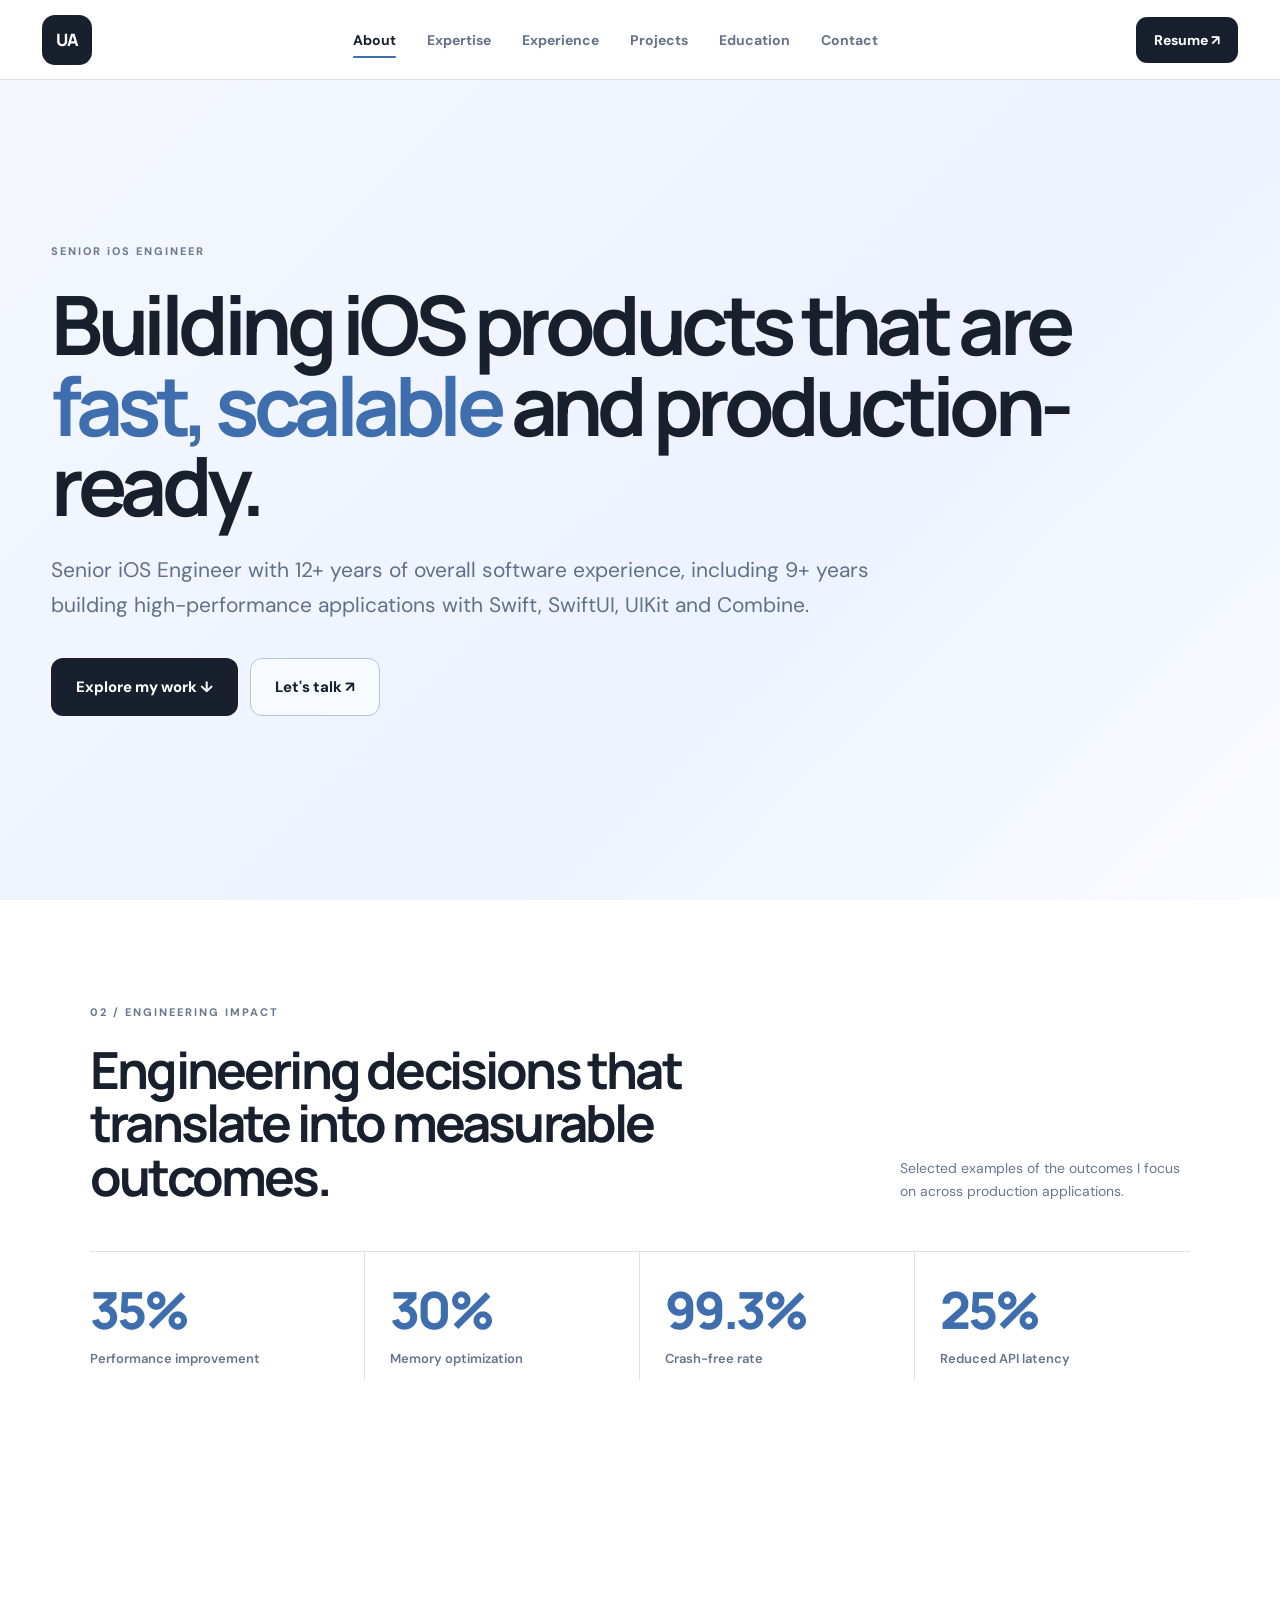
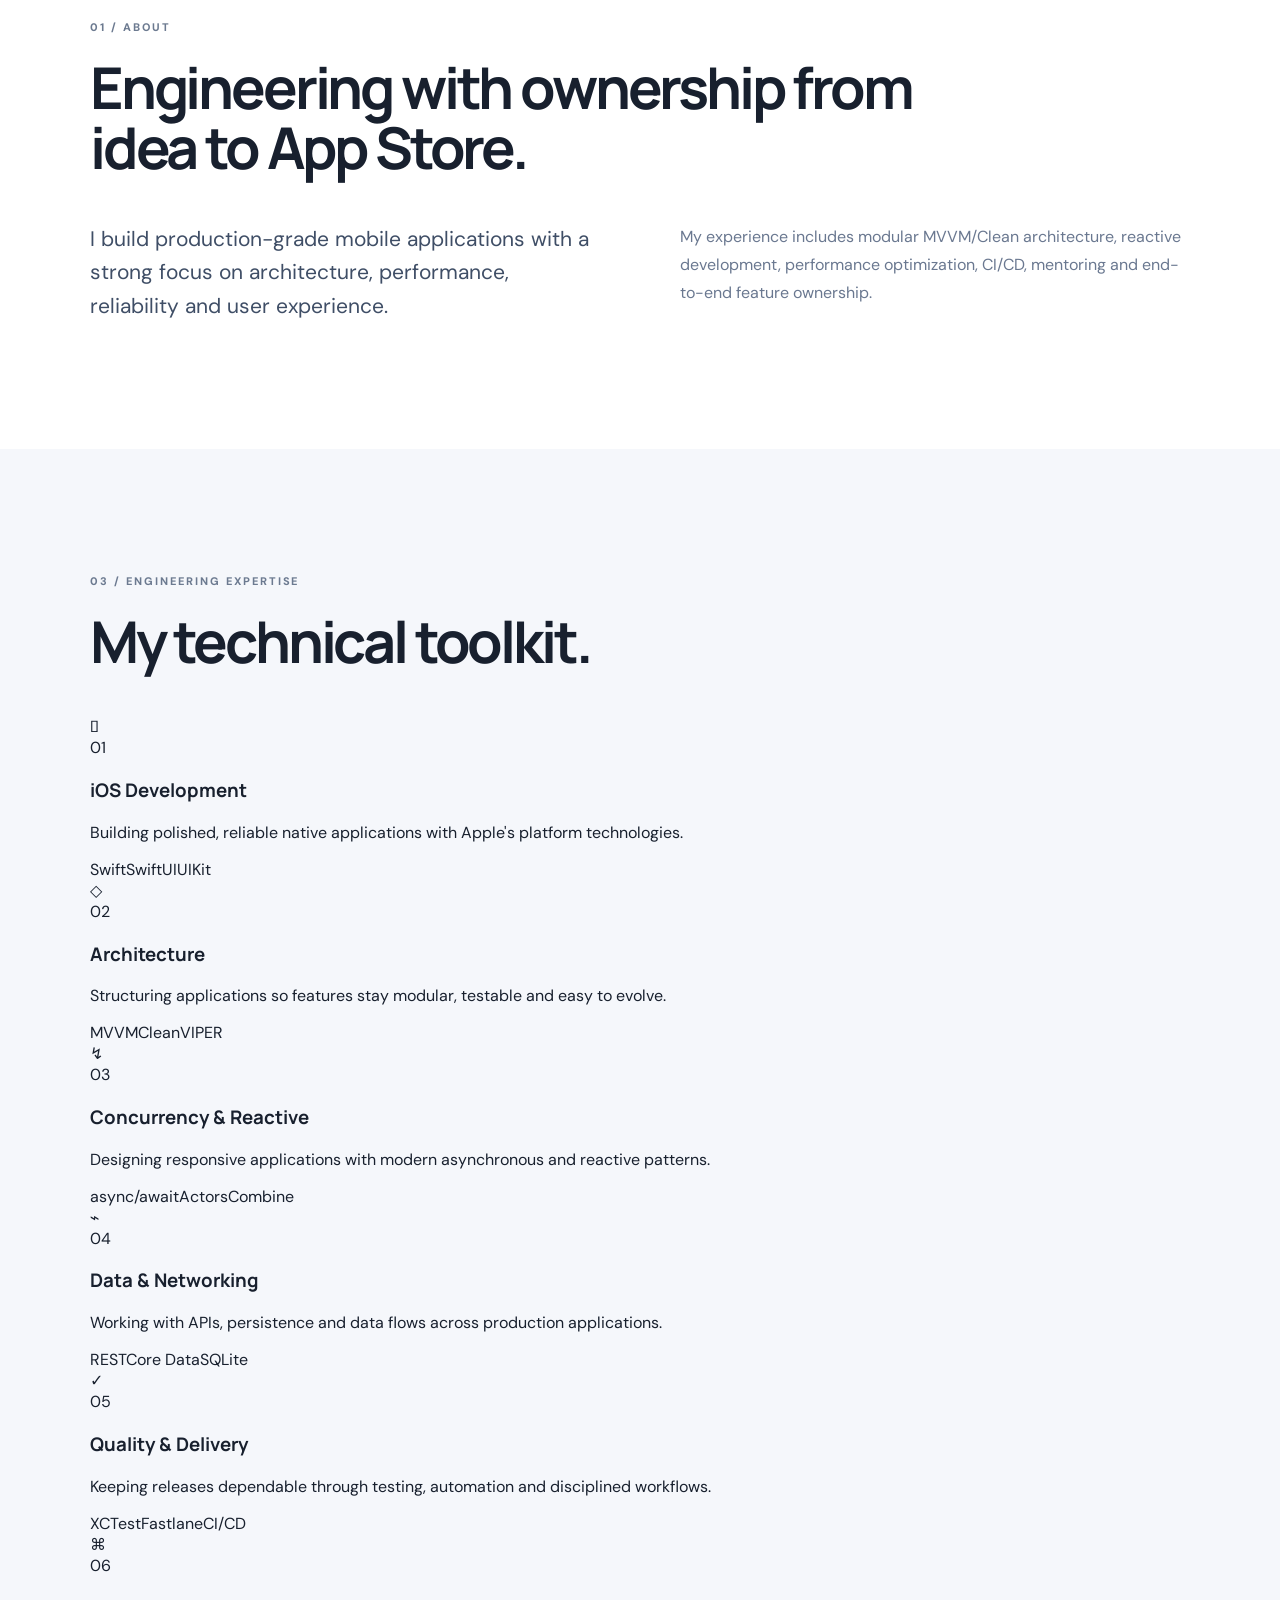
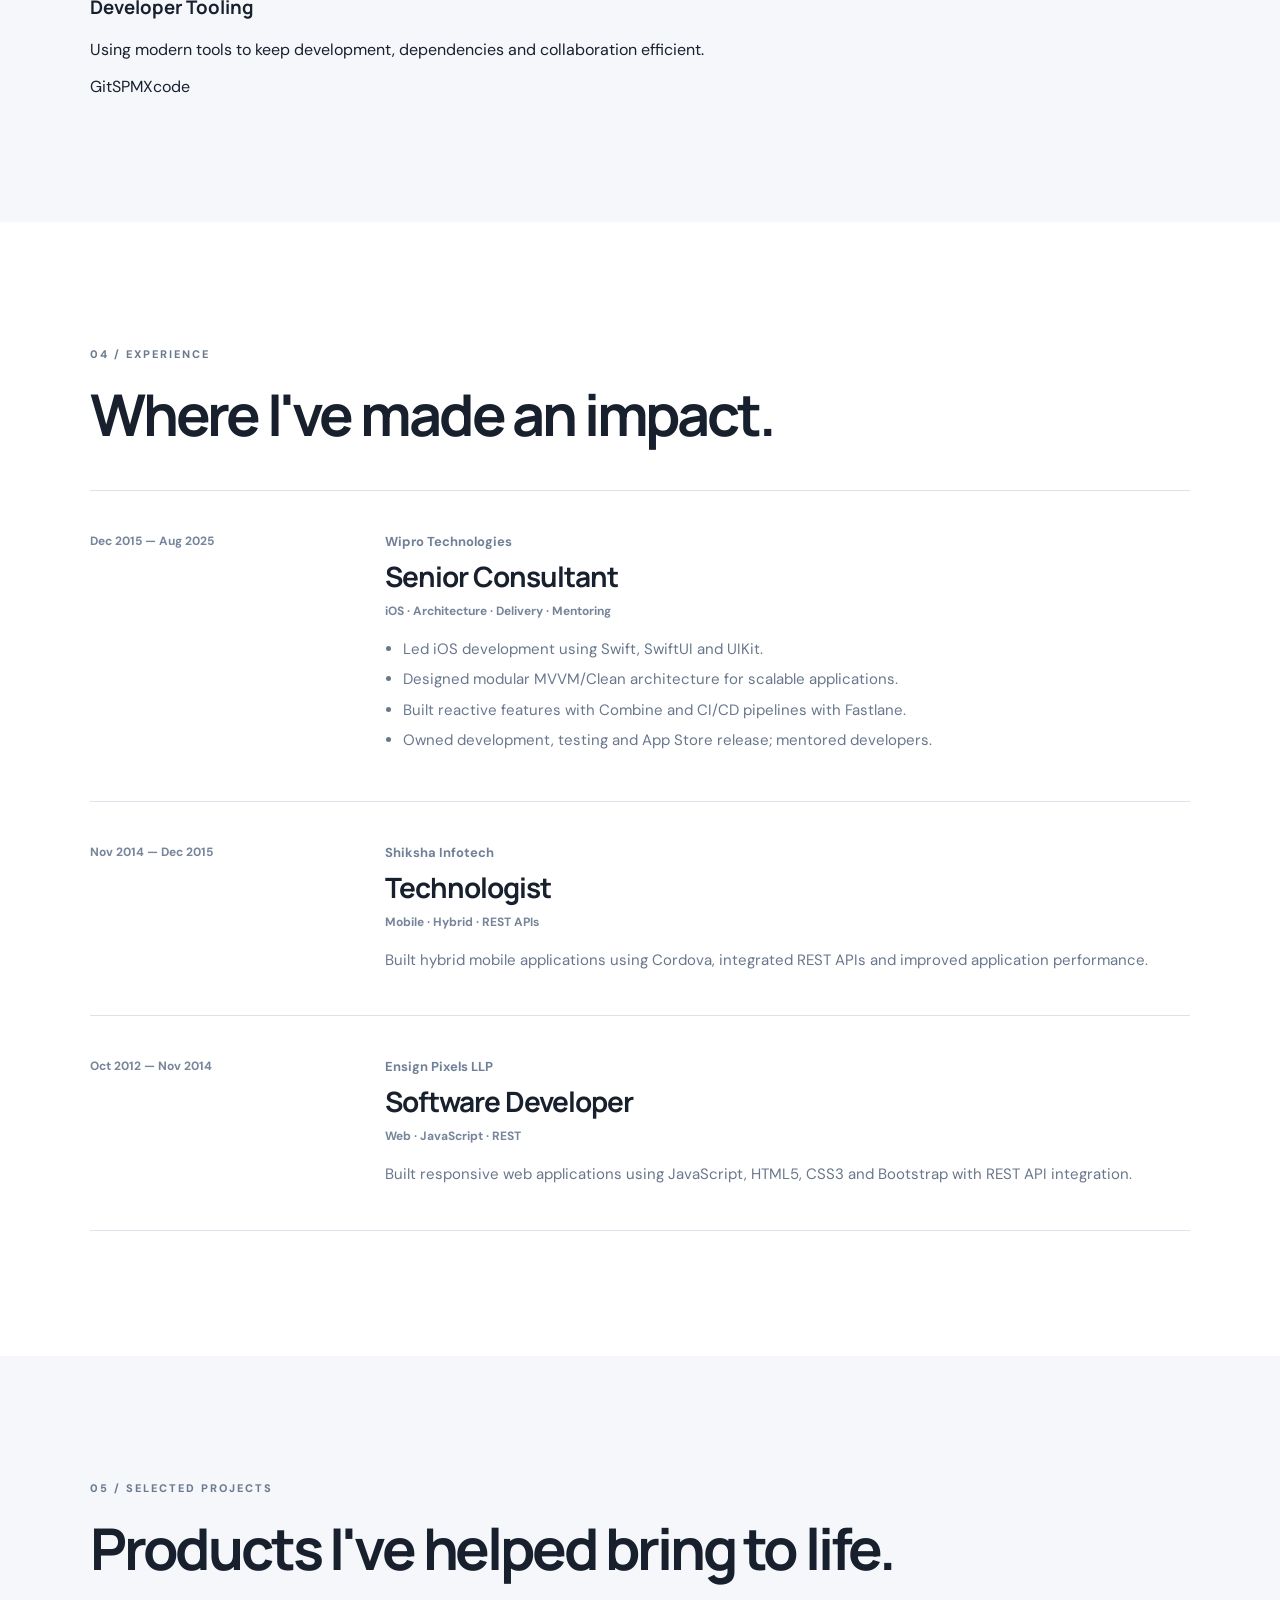
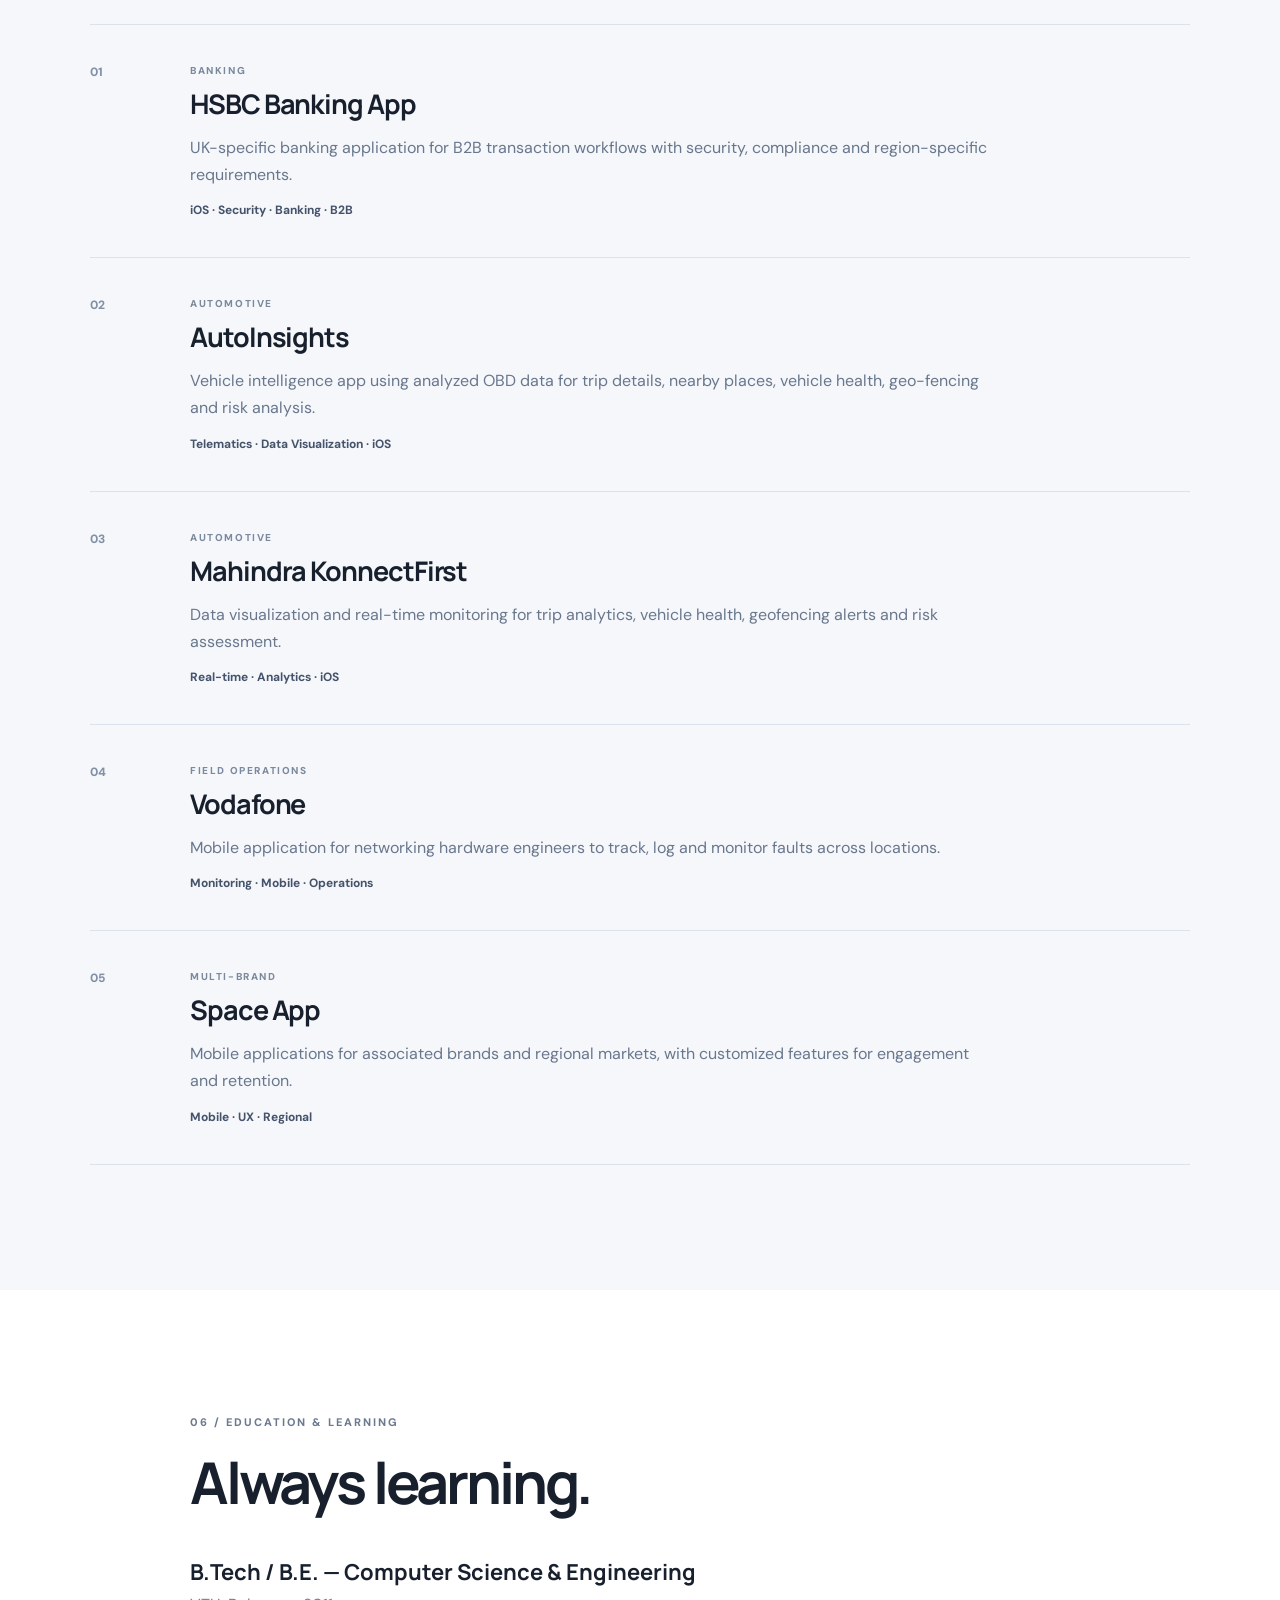
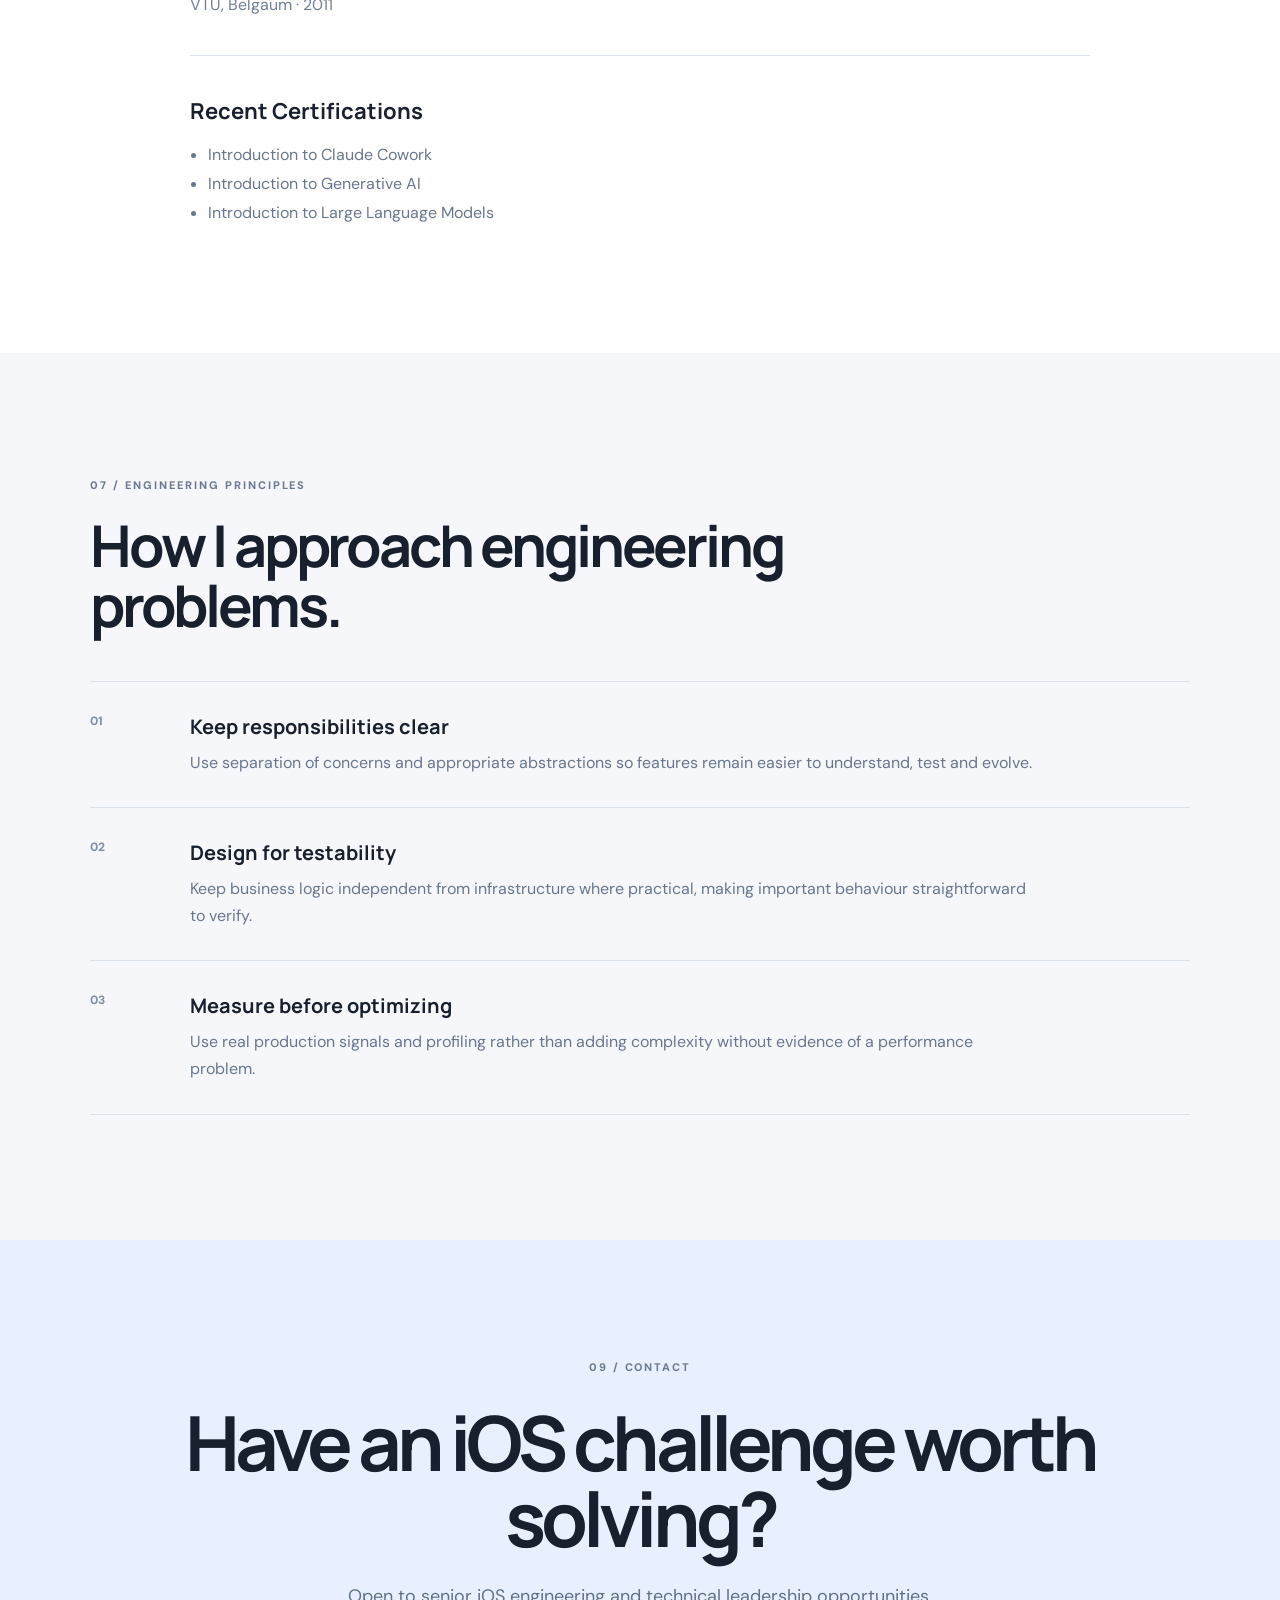
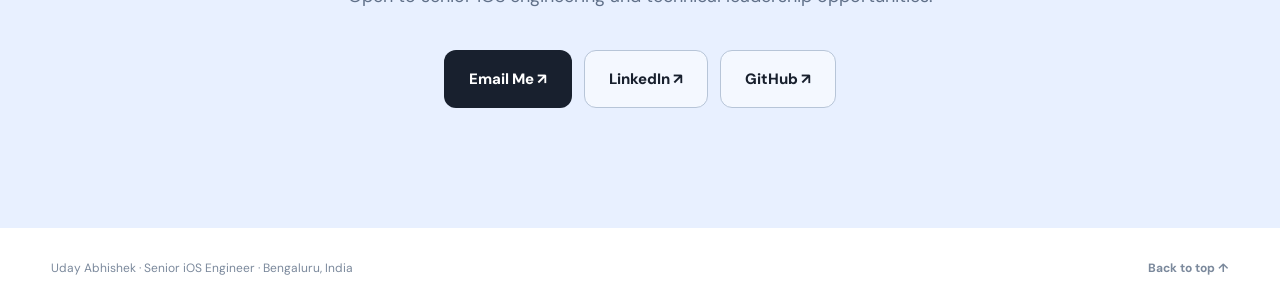
<file: index.html>
<!doctype html>
<html lang="en">
<head>
  <meta charset="utf-8">
  <meta name="viewport" content="width=device-width, initial-scale=1">
  <meta name="description" content="Uday Abhishek — Senior iOS Engineer">
  <title>Uday Abhishek | Senior iOS Engineer</title>
  <link rel="stylesheet" href="style.css">
</head>
<body id="top">

<header class="site-nav sticky-nav">
  <a class="logo" href="#top">UA</a>
  <nav aria-label="Main navigation">
    <a href="#about">About</a>
    <a href="#expertise">Expertise</a>
    <a href="#experience">Experience</a>
    <a href="#projects">Projects</a>
    <a href="#education">Education</a>
    <a href="#contact">Contact</a>
  </nav>
  <a class="resume-button" href="uday_resume.pdf" target="_blank" rel="noopener">Resume ↗</a>
</header>

<main>

<!-- FIRST SCREEN — intentionally different/minimal -->
<section class="hero">
  <div class="hero-wrap">
    <div class="hero-copy">
      <div class="hero-kicker">SENIOR iOS ENGINEER</div>
      <h1>Building iOS products that are <span>fast, scalable</span> and production-ready.</h1>
      <p>Senior iOS Engineer with 12+ years of overall software experience, including 9+ years building high-performance applications with Swift, SwiftUI, UIKit and Combine.</p>
      <div class="hero-buttons">
        <a class="button primary" href="#projects">Explore my work ↓</a>
        <a class="button secondary" href="#contact">Let's talk ↗</a>
      </div>
    </div>
  </div>
</section>

<!-- ENGINEERING IMPACT — intentionally different -->
<section class="impact">
  <div class="container">
    <div class="section-kicker">02 / ENGINEERING IMPACT</div>
    <div class="impact-head">
      <h2>Engineering decisions that translate into measurable outcomes.</h2>
      <p>Selected examples of the outcomes I focus on across production applications.</p>
    </div>
    <div class="impact-grid">
      <div class="impact-stat"><strong>35%</strong><span>Performance improvement</span></div>
      <div class="impact-stat"><strong>30%</strong><span>Memory optimization</span></div>
      <div class="impact-stat"><strong>99.3%</strong><span>Crash-free rate</span></div>
      <div class="impact-stat"><strong>25%</strong><span>Reduced API latency</span></div>
    </div>
  </div>
</section>

<!-- Everything below follows the existing portfolio's editorial/list design -->
<section class="section" id="about">
  <div class="container">
    <div class="section-kicker">01 / ABOUT</div>
    <h2>Engineering with ownership from idea to App Store.</h2>
    <div class="two-column">
      <p class="large-copy">I build production-grade mobile applications with a strong focus on architecture, performance, reliability and user experience.</p>
      <p>My experience includes modular MVVM/Clean architecture, reactive development, performance optimization, CI/CD, mentoring and end-to-end feature ownership.</p>
    </div>
  </div>
</section>

<section class="section soft" id="expertise">
  <div class="container">
    <div class="section-kicker">03 / ENGINEERING EXPERTISE</div>
    <h2>My technical toolkit.</h2>

    <div class="toolkit-grid">
      <article class="toolkit-card">
        <div class="toolkit-top">
          <div class="toolkit-icon ios-icon"><span></span></div>
          <span class="toolkit-number">01</span>
        </div>
        <div>
          <h3>iOS Development</h3>
          <p>Building polished, reliable native applications with Apple's platform technologies.</p>
        </div>
        <div class="toolkit-tags">
          <span>Swift</span><span>SwiftUI</span><span>UIKit</span>
        </div>
      </article>

      <article class="toolkit-card">
        <div class="toolkit-top">
          <div class="toolkit-icon architecture-icon"><span>◇</span></div>
          <span class="toolkit-number">02</span>
        </div>
        <div>
          <h3>Architecture</h3>
          <p>Structuring applications so features stay modular, testable and easy to evolve.</p>
        </div>
        <div class="toolkit-tags">
          <span>MVVM</span><span>Clean</span><span>VIPER</span>
        </div>
      </article>

      <article class="toolkit-card">
        <div class="toolkit-top">
          <div class="toolkit-icon concurrency-icon"><span>↯</span></div>
          <span class="toolkit-number">03</span>
        </div>
        <div>
          <h3>Concurrency & Reactive</h3>
          <p>Designing responsive applications with modern asynchronous and reactive patterns.</p>
        </div>
        <div class="toolkit-tags">
          <span>async/await</span><span>Actors</span><span>Combine</span>
        </div>
      </article>

      <article class="toolkit-card">
        <div class="toolkit-top">
          <div class="toolkit-icon data-icon"><span>⌁</span></div>
          <span class="toolkit-number">04</span>
        </div>
        <div>
          <h3>Data & Networking</h3>
          <p>Working with APIs, persistence and data flows across production applications.</p>
        </div>
        <div class="toolkit-tags">
          <span>REST</span><span>Core Data</span><span>SQLite</span>
        </div>
      </article>

      <article class="toolkit-card">
        <div class="toolkit-top">
          <div class="toolkit-icon quality-icon"><span>✓</span></div>
          <span class="toolkit-number">05</span>
        </div>
        <div>
          <h3>Quality & Delivery</h3>
          <p>Keeping releases dependable through testing, automation and disciplined workflows.</p>
        </div>
        <div class="toolkit-tags">
          <span>XCTest</span><span>Fastlane</span><span>CI/CD</span>
        </div>
      </article>

      <article class="toolkit-card">
        <div class="toolkit-top">
          <div class="toolkit-icon tooling-icon"><span>⌘</span></div>
          <span class="toolkit-number">06</span>
        </div>
        <div>
          <h3>Developer Tooling</h3>
          <p>Using modern tools to keep development, dependencies and collaboration efficient.</p>
        </div>
        <div class="toolkit-tags">
          <span>Git</span><span>SPM</span><span>Xcode</span>
        </div>
      </article>
    </div>
  </div>
</section>

<section class="section" id="experience">
  <div class="container">
    <div class="section-kicker">04 / EXPERIENCE</div>
    <h2>Where I've made an impact.</h2>

    <div class="experience-list">
      <article class="experience-row">
        <div class="date">Dec 2015 — Aug 2025</div>
        <div>
          <div class="company">Wipro Technologies</div>
          <h3>Senior Consultant</h3>
          <div class="role-tags">iOS · Architecture · Delivery · Mentoring</div>
          <ul>
            <li>Led iOS development using Swift, SwiftUI and UIKit.</li>
            <li>Designed modular MVVM/Clean architecture for scalable applications.</li>
            <li>Built reactive features with Combine and CI/CD pipelines with Fastlane.</li>
            <li>Owned development, testing and App Store release; mentored developers.</li>
          </ul>
        </div>
      </article>

      <article class="experience-row">
        <div class="date">Nov 2014 — Dec 2015</div>
        <div>
          <div class="company">Shiksha Infotech</div>
          <h3>Technologist</h3>
          <div class="role-tags">Mobile · Hybrid · REST APIs</div>
          <p>Built hybrid mobile applications using Cordova, integrated REST APIs and improved application performance.</p>
        </div>
      </article>

      <article class="experience-row">
        <div class="date">Oct 2012 — Nov 2014</div>
        <div>
          <div class="company">Ensign Pixels LLP</div>
          <h3>Software Developer</h3>
          <div class="role-tags">Web · JavaScript · REST</div>
          <p>Built responsive web applications using JavaScript, HTML5, CSS3 and Bootstrap with REST API integration.</p>
        </div>
      </article>
    </div>
  </div>
</section>

<section class="section soft" id="projects">
  <div class="container">
    <div class="section-kicker">05 / SELECTED PROJECTS</div>
    <h2>Products I've helped bring to life.</h2>

    <div class="project-list">
      <article class="project">
        <div class="project-number">01</div>
        <div>
          <div class="project-category">BANKING</div>
          <h3>HSBC Banking App</h3>
          <p>UK-specific banking application for B2B transaction workflows with security, compliance and region-specific requirements.</p>
          <div class="project-tags">iOS · Security · Banking · B2B</div>
        </div>
      </article>

      <article class="project">
        <div class="project-number">02</div>
        <div>
          <div class="project-category">AUTOMOTIVE</div>
          <h3>AutoInsights</h3>
          <p>Vehicle intelligence app using analyzed OBD data for trip details, nearby places, vehicle health, geo-fencing and risk analysis.</p>
          <div class="project-tags">Telematics · Data Visualization · iOS</div>
        </div>
      </article>

      <article class="project">
        <div class="project-number">03</div>
        <div>
          <div class="project-category">AUTOMOTIVE</div>
          <h3>Mahindra KonnectFirst</h3>
          <p>Data visualization and real-time monitoring for trip analytics, vehicle health, geofencing alerts and risk assessment.</p>
          <div class="project-tags">Real-time · Analytics · iOS</div>
        </div>
      </article>

      <article class="project">
        <div class="project-number">04</div>
        <div>
          <div class="project-category">FIELD OPERATIONS</div>
          <h3>Vodafone</h3>
          <p>Mobile application for networking hardware engineers to track, log and monitor faults across locations.</p>
          <div class="project-tags">Monitoring · Mobile · Operations</div>
        </div>
      </article>

      <article class="project">
        <div class="project-number">05</div>
        <div>
          <div class="project-category">MULTI-BRAND</div>
          <h3>Space App</h3>
          <p>Mobile applications for associated brands and regional markets, with customized features for engagement and retention.</p>
          <div class="project-tags">Mobile · UX · Regional</div>
        </div>
      </article>
    </div>
  </div>
</section>

<section class="section" id="education">
  <div class="container narrow">
    <div class="section-kicker">06 / EDUCATION & LEARNING</div>
    <h2>Always learning.</h2>

    <div class="education-block">
      <h3>B.Tech / B.E. — Computer Science & Engineering</h3>
      <p>VTU, Belgaum · 2011</p>
    </div>

    <div class="divider"></div>

    <div class="education-block">
      <h3>Recent Certifications</h3>
      <ul>
        <li>Introduction to Claude Cowork</li>
        <li>Introduction to Generative AI</li>
        <li>Introduction to Large Language Models</li>
      </ul>
    </div>
  </div>
</section>

<section class="section soft" id="principles">
  <div class="container">
    <div class="section-kicker">07 / ENGINEERING PRINCIPLES</div>
    <h2>How I approach engineering problems.</h2>

    <div class="principles">
      <article><span>01</span><div><h3>Keep responsibilities clear</h3><p>Use separation of concerns and appropriate abstractions so features remain easier to understand, test and evolve.</p></div></article>
      <article><span>02</span><div><h3>Design for testability</h3><p>Keep business logic independent from infrastructure where practical, making important behaviour straightforward to verify.</p></div></article>
      <article><span>03</span><div><h3>Measure before optimizing</h3><p>Use real production signals and profiling rather than adding complexity without evidence of a performance problem.</p></div></article>
    </div>
  </div>
</section>

<!-- CONTACT — intentionally follows the supplied reference -->
<section class="contact" id="contact">
  <div class="contact-inner">
    <div class="section-kicker">09 / CONTACT</div>
    <h2>Have an iOS challenge worth solving?</h2>
    <p>Open to senior iOS engineering and technical leadership opportunities.</p>
    <div class="contact-buttons">
      <a class="button primary" href="mailto:udayabhishek.in@gmail.com">Email Me ↗</a>
      <a class="button secondary" href="https://www.linkedin.com/in/uday-abhishek" target="_blank" rel="noopener">LinkedIn ↗</a>
      <a class="button secondary" href="https://github.com/udayabhishek" target="_blank" rel="noopener">GitHub ↗</a>
    </div>
  </div>
</section>

</main>

<footer>
  <span>Uday Abhishek · Senior iOS Engineer · Bengaluru, India</span>
  <a href="#top">Back to top ↑</a>
</footer>


<script>
document.addEventListener("DOMContentLoaded", () => {
  const navLinks = [...document.querySelectorAll('.site-nav nav a[href^="#"]')];
  const sections = navLinks
    .map(link => document.querySelector(link.getAttribute("href")))
    .filter(Boolean);

  function updateActiveNav() {
    const offset = 150;
    let current = sections[0]?.id || "";

    for (const section of sections) {
      const top = section.getBoundingClientRect().top;
      if (top <= offset) {
        current = section.id;
      }
    }

    navLinks.forEach(link => {
      const isActive = link.getAttribute("href") === "#" + current;
      link.classList.toggle("active", isActive);
      if (isActive) {
        link.setAttribute("aria-current", "page");
      } else {
        link.removeAttribute("aria-current");
      }
    });
  }

  window.addEventListener("scroll", updateActiveNav, { passive: true });
  window.addEventListener("resize", updateActiveNav);
  updateActiveNav();
});
</script>

</body>
</html>
</file>
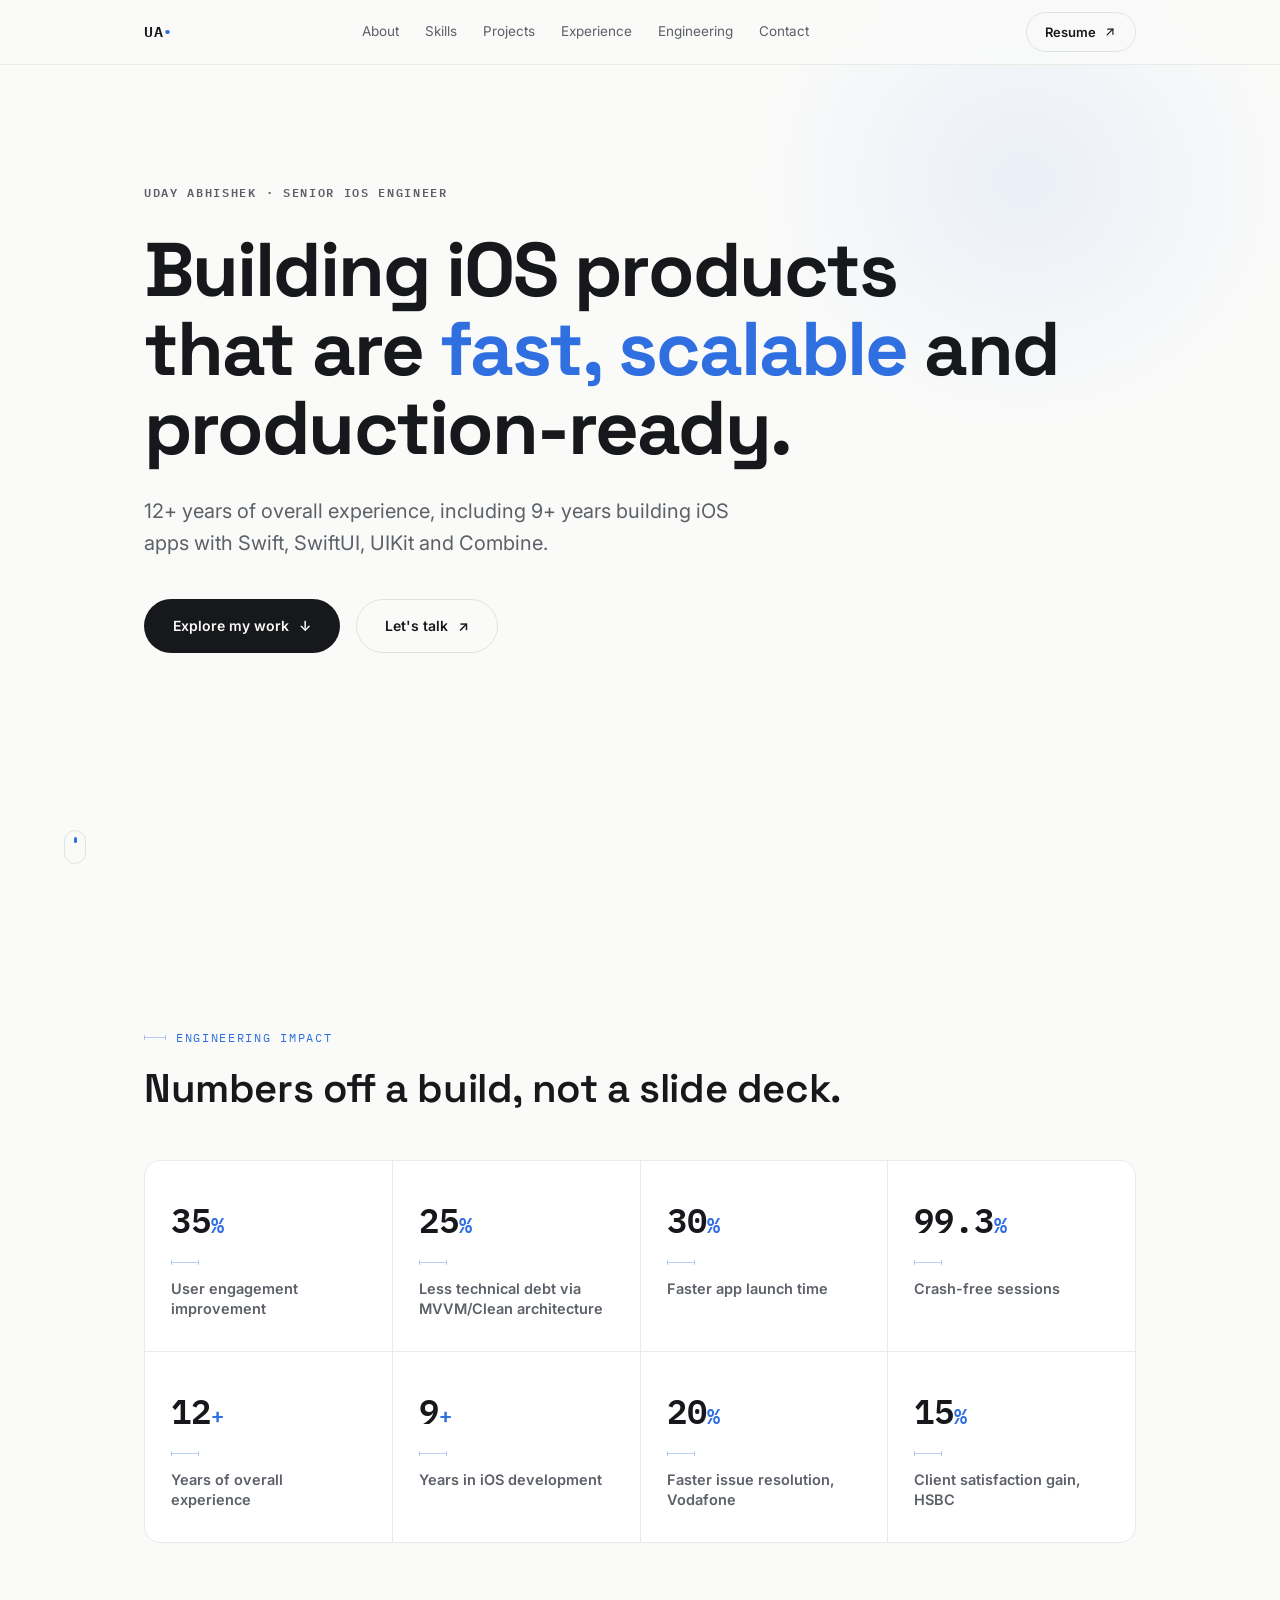
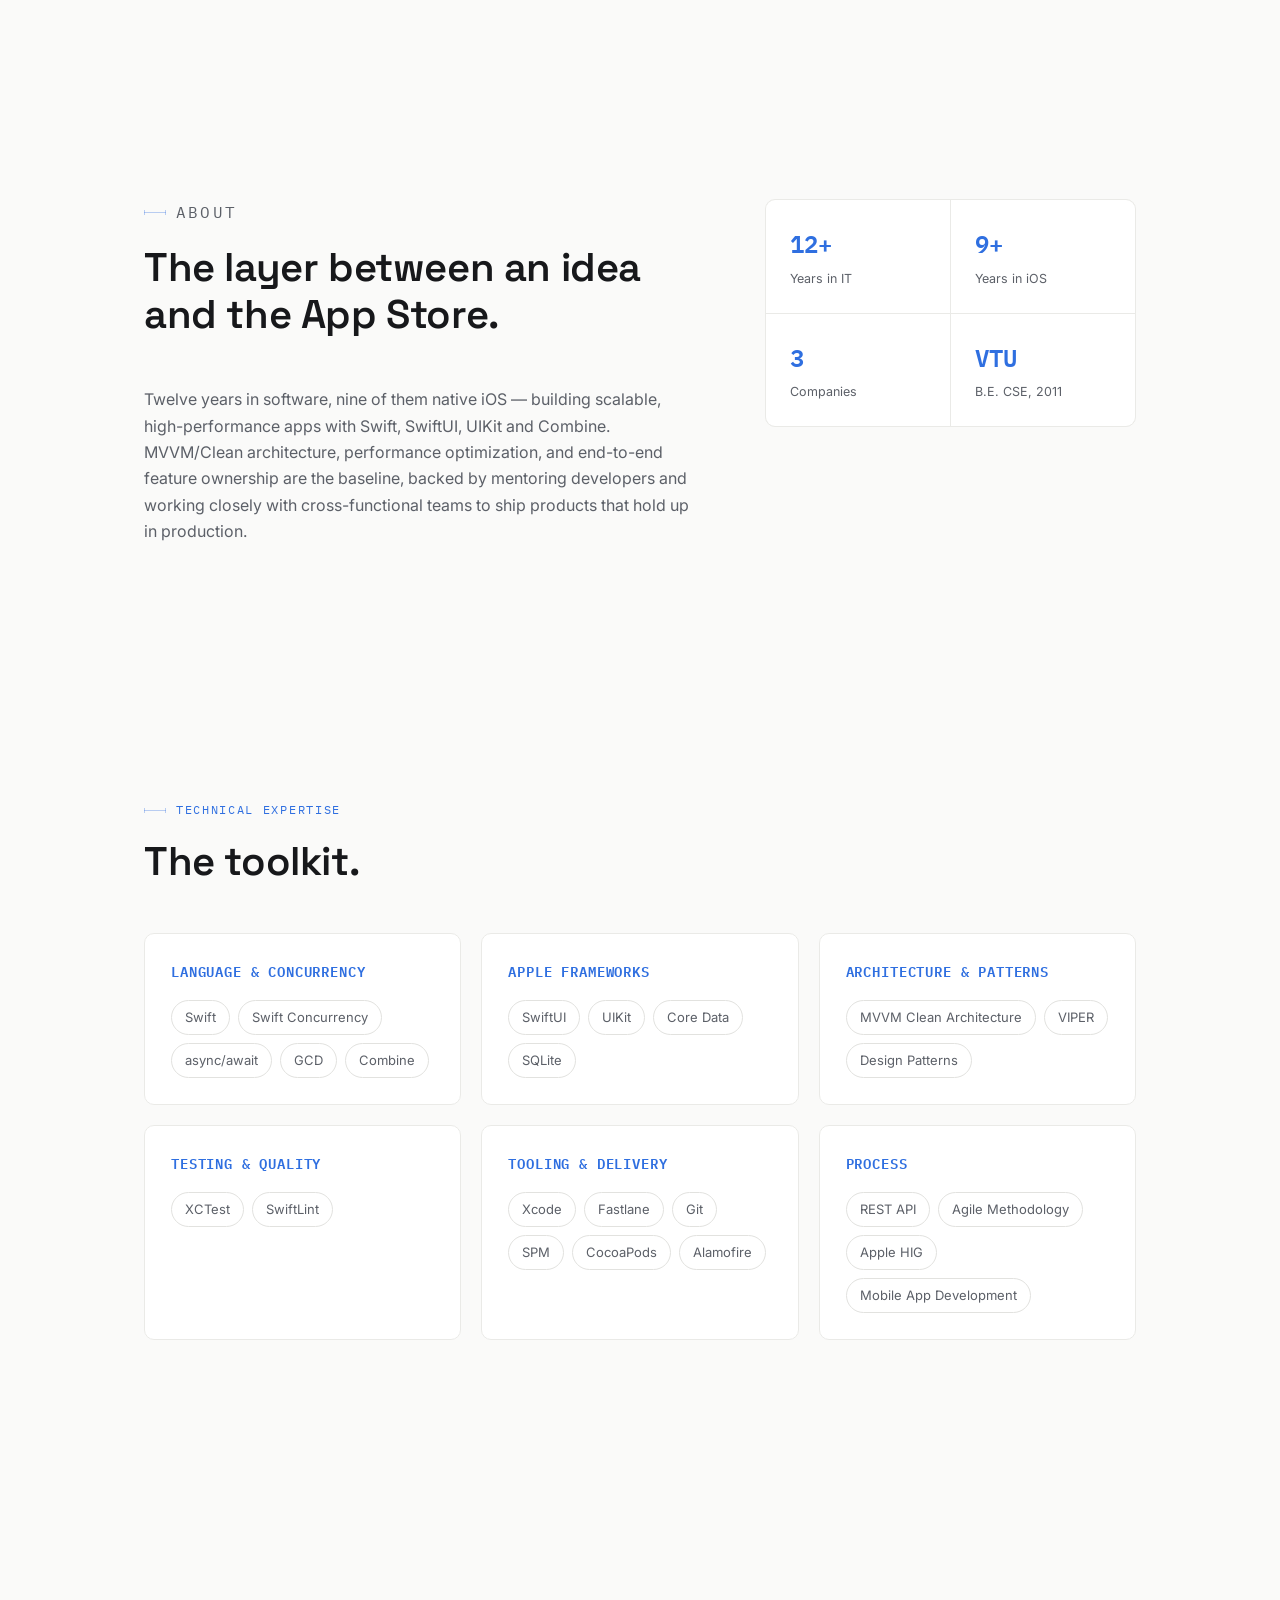
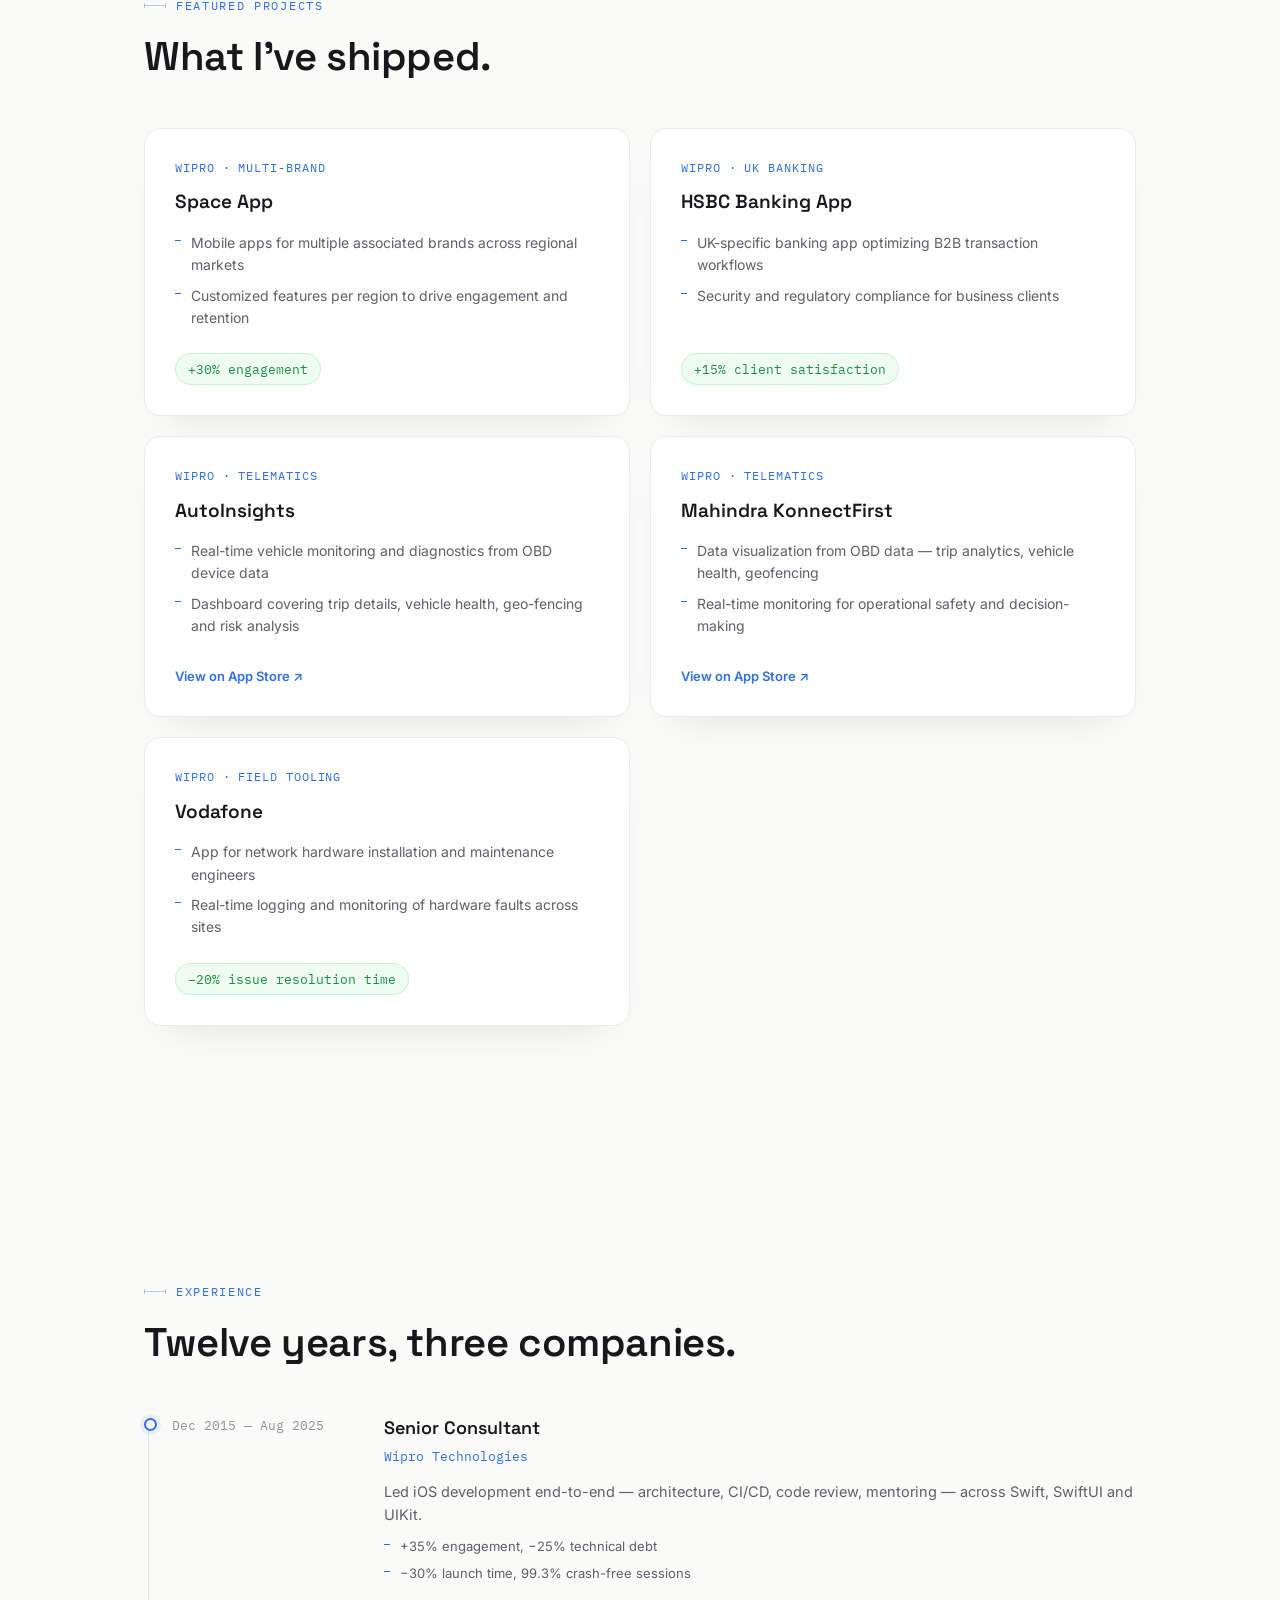
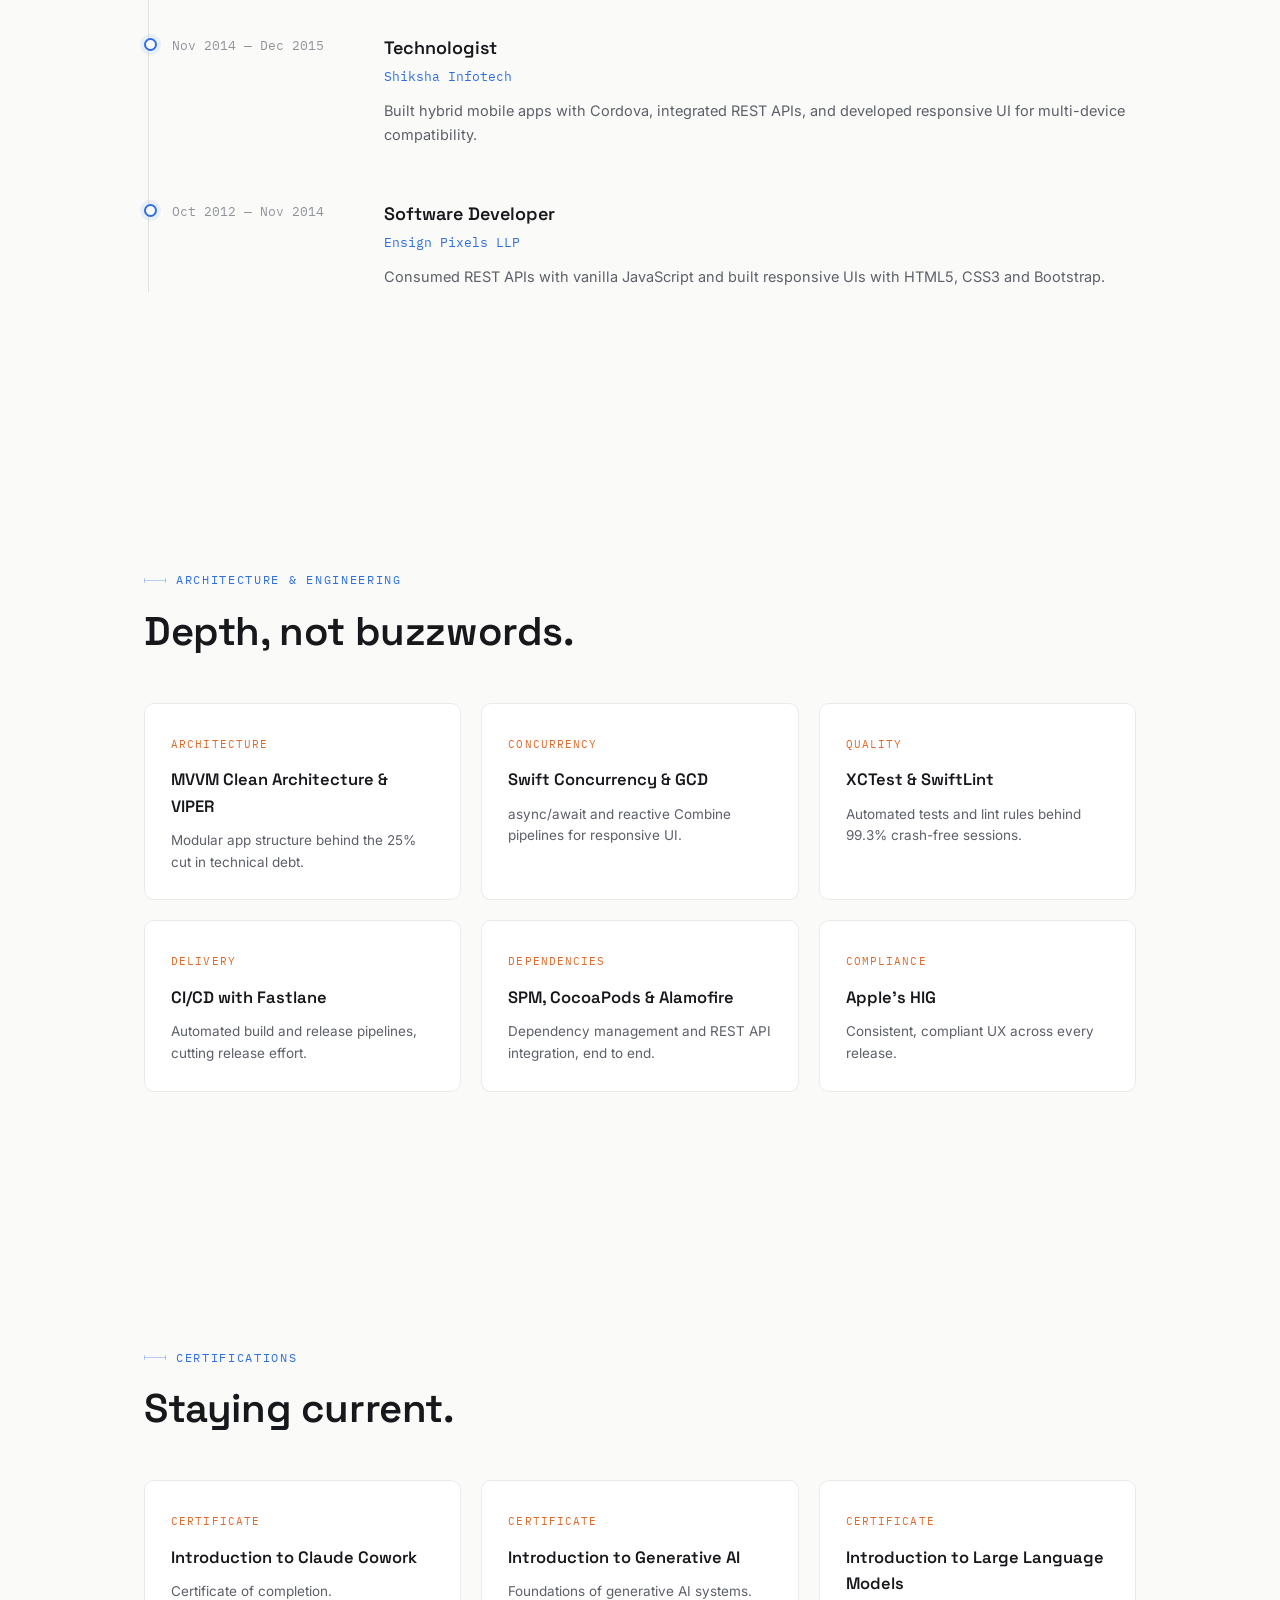
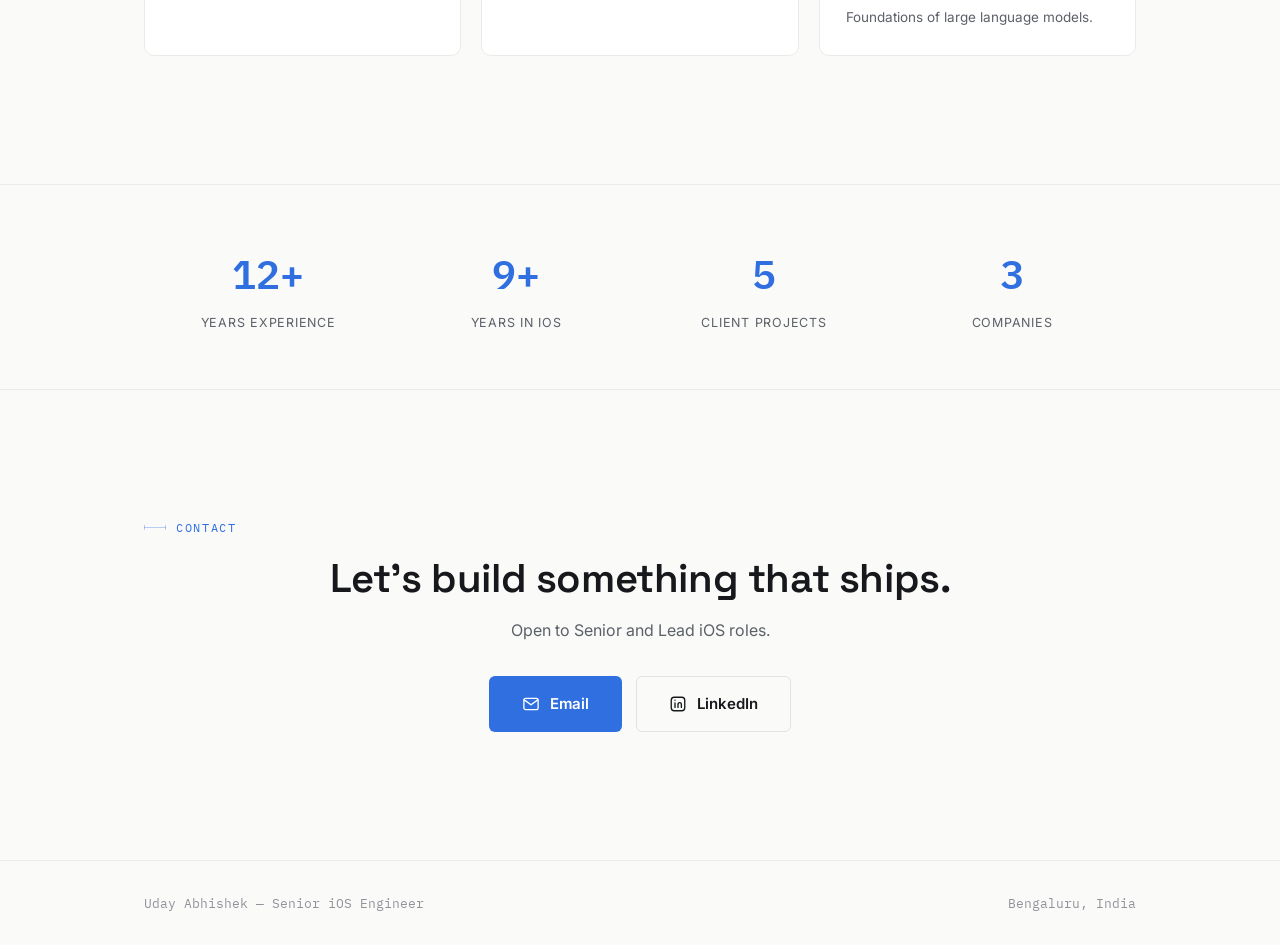
<file: files1111/index.html>
<!DOCTYPE html>
<html lang="en">
<head>
<meta charset="UTF-8">
<meta name="viewport" content="width=device-width, initial-scale=1.0">
<title>Uday Abhishek — Senior iOS Engineer</title>
<meta name="description" content="Uday Abhishek — Senior iOS Engineer with 12+ years of experience, 9+ in iOS, building scalable Swift & SwiftUI applications.">
<link rel="preconnect" href="https://fonts.googleapis.com">
<link rel="preconnect" href="https://fonts.gstatic.com" crossorigin>
<link href="https://fonts.googleapis.com/css2?family=Space+Grotesk:wght@400;500;600;700&family=Inter:wght@400;500;600;700&family=IBM+Plex+Mono:wght@400;500;600&display=swap" rel="stylesheet">
<link rel="stylesheet" href="style.css">
</head>
<body>

<!-- Constraint grid background -->
<div class="grid-field" aria-hidden="true"></div>

<!-- ============ NAV ============ -->
<header class="nav" id="nav">
  <div class="nav-inner">
    <a href="#top" class="nav-mark">UA<span class="nav-mark-dot">•</span></a>
    <nav class="nav-links" aria-label="Primary">
      <a href="#about" data-nav>About</a>
      <a href="#stack" data-nav>Skills</a>
      <a href="#work" data-nav>Projects</a>
      <a href="#experience" data-nav>Experience</a>
      <a href="#engineering" data-nav>Engineering</a>
      <a href="#contact" data-nav>Contact</a>
      <a href="resume.pdf" target="_blank" rel="noopener" class="nav-resume-mobile">
        Resume
        <svg viewBox="0 0 24 24" width="13" height="13" fill="none" stroke="currentColor" stroke-width="2" stroke-linecap="round" stroke-linejoin="round"><path d="M7 17L17 7"/><path d="M8 7h9v9"/></svg>
      </a>
    </nav>
    <a href="resume.pdf" target="_blank" rel="noopener" class="btn btn-ghost btn-pill nav-resume">
      Resume
      <svg viewBox="0 0 24 24" width="14" height="14" fill="none" stroke="currentColor" stroke-width="2" stroke-linecap="round" stroke-linejoin="round"><path d="M7 17L17 7"/><path d="M8 7h9v9"/></svg>
    </a>
    <button class="nav-toggle" id="navToggle" aria-label="Toggle menu" aria-expanded="false">
      <span></span><span></span>
    </button>
  </div>
</header>

<!-- ============ HERO ============ -->
<section class="hero" id="top">
  <div class="hero-inner">
    <p class="eyebrow eyebrow-plain">Uday Abhishek · Senior iOS Engineer</p>
    <h1 class="hero-headline">Building iOS products that are <span class="hl">fast, scalable</span> and production&#8209;ready.</h1>
    <p class="hero-statement">12+ years of overall experience, including 9+ years building iOS apps with Swift, SwiftUI, UIKit and Combine.</p>
    <div class="hero-cta">
      <a href="#work" class="btn btn-primary btn-pill">Explore my work <span class="btn-arrow">↓</span></a>
      <a href="#contact" class="btn btn-ghost btn-pill">Let's talk <span class="btn-arrow">↗</span></a>
    </div>
  </div>
  <div class="hero-glow" aria-hidden="true"></div>
  <a class="scroll-cue" href="#about" aria-label="Scroll to About"><span></span></a>
</section>

<!-- ============ IMPACT ============ -->
<section class="impact" id="impact">
  <div class="section-inner">
    <p class="eyebrow"><span class="eyebrow-dash"></span>Engineering Impact</p>
    <h2 class="section-title">Numbers off a build, not a slide deck.</h2>
    <div class="impact-grid" data-reveal-group>
      <article class="impact-card" data-reveal>
        <span class="impact-value"><span class="count-up" data-count="35">0</span><span class="impact-unit">%</span></span>
        <span class="impact-constraint"></span>
        <p class="impact-label">User engagement improvement</p>
      </article>
      <article class="impact-card" data-reveal>
        <span class="impact-value"><span class="count-up" data-count="25">0</span><span class="impact-unit">%</span></span>
        <span class="impact-constraint"></span>
        <p class="impact-label">Less technical debt via MVVM/Clean architecture</p>
      </article>
      <article class="impact-card" data-reveal>
        <span class="impact-value"><span class="count-up" data-count="30">0</span><span class="impact-unit">%</span></span>
        <span class="impact-constraint"></span>
        <p class="impact-label">Faster app launch time</p>
      </article>
      <article class="impact-card" data-reveal>
        <span class="impact-value"><span class="count-up" data-count="99.3" data-decimals="1">0</span><span class="impact-unit">%</span></span>
        <span class="impact-constraint"></span>
        <p class="impact-label">Crash-free sessions</p>
      </article>
      <article class="impact-card" data-reveal>
        <span class="impact-value"><span class="count-up" data-count="12">0</span><span class="impact-unit">+</span></span>
        <span class="impact-constraint"></span>
        <p class="impact-label">Years of overall experience</p>
      </article>
      <article class="impact-card" data-reveal>
        <span class="impact-value"><span class="count-up" data-count="9">0</span><span class="impact-unit">+</span></span>
        <span class="impact-constraint"></span>
        <p class="impact-label">Years in iOS development</p>
      </article>
      <article class="impact-card" data-reveal>
        <span class="impact-value"><span class="count-up" data-count="20">0</span><span class="impact-unit">%</span></span>
        <span class="impact-constraint"></span>
        <p class="impact-label">Faster issue resolution, Vodafone</p>
      </article>
      <article class="impact-card" data-reveal>
        <span class="impact-value"><span class="count-up" data-count="15">0</span><span class="impact-unit">%</span></span>
        <span class="impact-constraint"></span>
        <p class="impact-label">Client satisfaction gain, HSBC</p>
      </article>
    </div>
  </div>
</section>

<!-- ============ ABOUT ============ -->
<section class="about" id="about">
  <div class="section-inner about-grid">
    <div class="about-copy">
      <p class="eyebrow"><span class="eyebrow-dash"></span>About</p>
      <h2 class="section-title">The layer between an idea and the App Store.</h2>
      <p>Twelve years in software, nine of them native iOS — building scalable, high-performance apps with Swift, SwiftUI, UIKit and Combine. MVVM/Clean architecture, performance optimization, and end-to-end feature ownership are the baseline, backed by mentoring developers and working closely with cross-functional teams to ship products that hold up in production.</p>
    </div>
    <div class="about-facts" data-reveal>
      <div class="fact"><span class="fact-num">12+</span><span class="fact-label">Years in IT</span></div>
      <div class="fact"><span class="fact-num">9+</span><span class="fact-label">Years in iOS</span></div>
      <div class="fact"><span class="fact-num">3</span><span class="fact-label">Companies</span></div>
      <div class="fact"><span class="fact-num">VTU</span><span class="fact-label">B.E. CSE, 2011</span></div>
    </div>
  </div>
</section>

<!-- ============ TECHNICAL EXPERTISE ============ -->
<section class="stack" id="stack">
  <div class="section-inner">
    <p class="eyebrow"><span class="eyebrow-dash"></span>Technical Expertise</p>
    <h2 class="section-title">The toolkit.</h2>
    <div class="stack-grid" data-reveal-group>
      <div class="stack-card" data-reveal>
        <h3>Language &amp; Concurrency</h3>
        <ul class="chip-list">
          <li>Swift</li><li>Swift Concurrency</li><li>async/await</li><li>GCD</li><li>Combine</li>
        </ul>
      </div>
      <div class="stack-card" data-reveal>
        <h3>Apple Frameworks</h3>
        <ul class="chip-list">
          <li>SwiftUI</li><li>UIKit</li><li>Core Data</li><li>SQLite</li>
        </ul>
      </div>
      <div class="stack-card" data-reveal>
        <h3>Architecture &amp; Patterns</h3>
        <ul class="chip-list">
          <li>MVVM Clean Architecture</li><li>VIPER</li><li>Design Patterns</li>
        </ul>
      </div>
      <div class="stack-card" data-reveal>
        <h3>Testing &amp; Quality</h3>
        <ul class="chip-list">
          <li>XCTest</li><li>SwiftLint</li>
        </ul>
      </div>
      <div class="stack-card" data-reveal>
        <h3>Tooling &amp; Delivery</h3>
        <ul class="chip-list">
          <li>Xcode</li><li>Fastlane</li><li>Git</li><li>SPM</li><li>CocoaPods</li><li>Alamofire</li>
        </ul>
      </div>
      <div class="stack-card" data-reveal>
        <h3>Process</h3>
        <ul class="chip-list">
          <li>REST API</li><li>Agile Methodology</li><li>Apple HIG</li><li>Mobile App Development</li>
        </ul>
      </div>
    </div>
  </div>
</section>

<!-- ============ FEATURED PROJECTS ============ -->
<section class="work" id="work">
  <div class="section-inner">
    <p class="eyebrow"><span class="eyebrow-dash"></span>Featured Projects</p>
    <h2 class="section-title">What I've shipped.</h2>

    <div class="project-grid" data-reveal-group>
      <article class="project-card" data-reveal>
        <span class="project-tag">Wipro · Multi-brand</span>
        <h3>Space App</h3>
        <ul class="project-points">
          <li>Mobile apps for multiple associated brands across regional markets</li>
          <li>Customized features per region to drive engagement and retention</li>
        </ul>
        <div class="work-impact"><span>+30% engagement</span></div>
      </article>

      <article class="project-card" data-reveal>
        <span class="project-tag">Wipro · UK Banking</span>
        <h3>HSBC Banking App</h3>
        <ul class="project-points">
          <li>UK-specific banking app optimizing B2B transaction workflows</li>
          <li>Security and regulatory compliance for business clients</li>
        </ul>
        <div class="work-impact"><span>+15% client satisfaction</span></div>
      </article>

      <article class="project-card" data-reveal>
        <span class="project-tag">Wipro · Telematics</span>
        <h3>AutoInsights</h3>
        <ul class="project-points">
          <li>Real-time vehicle monitoring and diagnostics from OBD device data</li>
          <li>Dashboard covering trip details, vehicle health, geo-fencing and risk analysis</li>
        </ul>
        <a href="https://apps.apple.com/us/app/wipro-autoinsights/id1281864911" target="_blank" rel="noopener" class="project-link">View on App Store ↗</a>
      </article>

      <article class="project-card" data-reveal>
        <span class="project-tag">Wipro · Telematics</span>
        <h3>Mahindra KonnectFirst</h3>
        <ul class="project-points">
          <li>Data visualization from OBD data — trip analytics, vehicle health, geofencing</li>
          <li>Real-time monitoring for operational safety and decision-making</li>
        </ul>
        <a href="https://apps.apple.com/us/app/wipro-autoinsights/id1281864911" target="_blank" rel="noopener" class="project-link">View on App Store ↗</a>
      </article>

      <article class="project-card" data-reveal>
        <span class="project-tag">Wipro · Field Tooling</span>
        <h3>Vodafone</h3>
        <ul class="project-points">
          <li>App for network hardware installation and maintenance engineers</li>
          <li>Real-time logging and monitoring of hardware faults across sites</li>
        </ul>
        <div class="work-impact"><span>−20% issue resolution time</span></div>
      </article>
    </div>
  </div>
</section>

<!-- ============ EXPERIENCE TIMELINE ============ -->
<section class="experience" id="experience">
  <div class="section-inner">
    <p class="eyebrow"><span class="eyebrow-dash"></span>Experience</p>
    <h2 class="section-title">Twelve years, three companies.</h2>

    <ol class="timeline" data-reveal-group>
      <li class="tl-item" data-reveal>
        <div class="tl-date">Dec 2015 — Aug 2025</div>
        <div class="tl-body">
          <h3>Senior Consultant</h3>
          <span class="tl-company">Wipro Technologies</span>
          <p>Led iOS development end-to-end — architecture, CI/CD, code review, mentoring — across Swift, SwiftUI and UIKit.</p>
          <ul class="tl-highlights">
            <li>+35% engagement, −25% technical debt</li>
            <li>−30% launch time, 99.3% crash-free sessions</li>
          </ul>
        </div>
      </li>
      <li class="tl-item" data-reveal>
        <div class="tl-date">Nov 2014 — Dec 2015</div>
        <div class="tl-body">
          <h3>Technologist</h3>
          <span class="tl-company">Shiksha Infotech</span>
          <p>Built hybrid mobile apps with Cordova, integrated REST APIs, and developed responsive UI for multi-device compatibility.</p>
        </div>
      </li>
      <li class="tl-item" data-reveal>
        <div class="tl-date">Oct 2012 — Nov 2014</div>
        <div class="tl-body">
          <h3>Software Developer</h3>
          <span class="tl-company">Ensign Pixels LLP</span>
          <p>Consumed REST APIs with vanilla JavaScript and built responsive UIs with HTML5, CSS3 and Bootstrap.</p>
        </div>
      </li>
    </ol>
  </div>
</section>

<!-- ============ ARCHITECTURE & ENGINEERING ============ -->
<section class="engineering" id="engineering">
  <div class="section-inner">
    <p class="eyebrow"><span class="eyebrow-dash"></span>Architecture &amp; Engineering</p>
    <h2 class="section-title">Depth, not buzzwords.</h2>
    <div class="eng-grid" data-reveal-group>
      <div class="eng-card" data-reveal>
        <span class="eng-tag">Architecture</span>
        <h3>MVVM Clean Architecture &amp; VIPER</h3>
        <p>Modular app structure behind the 25% cut in technical debt.</p>
      </div>
      <div class="eng-card" data-reveal>
        <span class="eng-tag">Concurrency</span>
        <h3>Swift Concurrency &amp; GCD</h3>
        <p>async/await and reactive Combine pipelines for responsive UI.</p>
      </div>
      <div class="eng-card" data-reveal>
        <span class="eng-tag">Quality</span>
        <h3>XCTest &amp; SwiftLint</h3>
        <p>Automated tests and lint rules behind 99.3% crash-free sessions.</p>
      </div>
      <div class="eng-card" data-reveal>
        <span class="eng-tag">Delivery</span>
        <h3>CI/CD with Fastlane</h3>
        <p>Automated build and release pipelines, cutting release effort.</p>
      </div>
      <div class="eng-card" data-reveal>
        <span class="eng-tag">Dependencies</span>
        <h3>SPM, CocoaPods &amp; Alamofire</h3>
        <p>Dependency management and REST API integration, end to end.</p>
      </div>
      <div class="eng-card" data-reveal>
        <span class="eng-tag">Compliance</span>
        <h3>Apple's HIG</h3>
        <p>Consistent, compliant UX across every release.</p>
      </div>
    </div>
  </div>
</section>

<!-- ============ CERTIFICATIONS ============ -->
<section class="certs" id="certs">
  <div class="section-inner">
    <p class="eyebrow"><span class="eyebrow-dash"></span>Certifications</p>
    <h2 class="section-title">Staying current.</h2>
    <div class="eng-grid" data-reveal-group>
      <div class="eng-card" data-reveal>
        <span class="eng-tag">Certificate</span>
        <h3>Introduction to Claude Cowork</h3>
        <p>Certificate of completion.</p>
      </div>
      <div class="eng-card" data-reveal>
        <span class="eng-tag">Certificate</span>
        <h3>Introduction to Generative AI</h3>
        <p>Foundations of generative AI systems.</p>
      </div>
      <div class="eng-card" data-reveal>
        <span class="eng-tag">Certificate</span>
        <h3>Introduction to Large Language Models</h3>
        <p>Foundations of large language models.</p>
      </div>
    </div>
  </div>
</section>

<!-- ============ CAREER STATS ============ -->
<section class="stats-strip" id="stats">
  <div class="section-inner stats-inner" data-reveal-group>
    <div class="stat" data-reveal><span class="stat-num"><span class="count-up" data-count="12">0</span>+</span><span class="stat-label">Years Experience</span></div>
    <div class="stat" data-reveal><span class="stat-num"><span class="count-up" data-count="9">0</span>+</span><span class="stat-label">Years in iOS</span></div>
    <div class="stat" data-reveal><span class="stat-num"><span class="count-up" data-count="5">0</span></span><span class="stat-label">Client Projects</span></div>
    <div class="stat" data-reveal><span class="stat-num"><span class="count-up" data-count="3">0</span></span><span class="stat-label">Companies</span></div>
  </div>
</section>

<!-- ============ CONTACT ============ -->
<section class="contact" id="contact">
  <div class="section-inner contact-inner">
    <p class="eyebrow"><span class="eyebrow-dash"></span>Contact</p>
    <h2 class="section-title">Let's build something that ships.</h2>
    <p class="contact-copy">Open to Senior and Lead iOS roles.</p>
    <div class="contact-buttons">
      <a href="mailto:udayabhishek.in@gmail.com" class="btn btn-primary btn-lg contact-btn">
        <svg viewBox="0 0 24 24" width="18" height="18" fill="none" stroke="currentColor" stroke-width="1.8" stroke-linecap="round" stroke-linejoin="round"><rect x="2.5" y="4.5" width="19" height="15" rx="2.5"/><path d="M3 6.5l9 6.5 9-6.5"/></svg>
        Email
      </a>
      <a href="https://linkedin.com/in/uday-abhishek" target="_blank" rel="noopener" class="btn btn-ghost btn-lg contact-btn">
        <svg viewBox="0 0 24 24" width="18" height="18" fill="none" stroke="currentColor" stroke-width="1.8" stroke-linecap="round" stroke-linejoin="round"><rect x="3" y="3" width="18" height="18" rx="4"/><line x1="8" y1="10.5" x2="8" y2="16.5"/><circle cx="8" cy="7" r="0.9" fill="currentColor" stroke="none"/><path d="M12 16.5v-3.7c0-1.5 1-2.6 2.4-2.6s2.1 1 2.1 2.6v3.7"/></svg>
        LinkedIn
      </a>
    </div>
  </div>
</section>

<footer class="footer">
  <div class="section-inner footer-inner">
    <span>Uday Abhishek — Senior iOS Engineer</span>
    <span>Bengaluru, India</span>
  </div>
</footer>

<script src="script.js"></script>
</body>
</html>
</file>
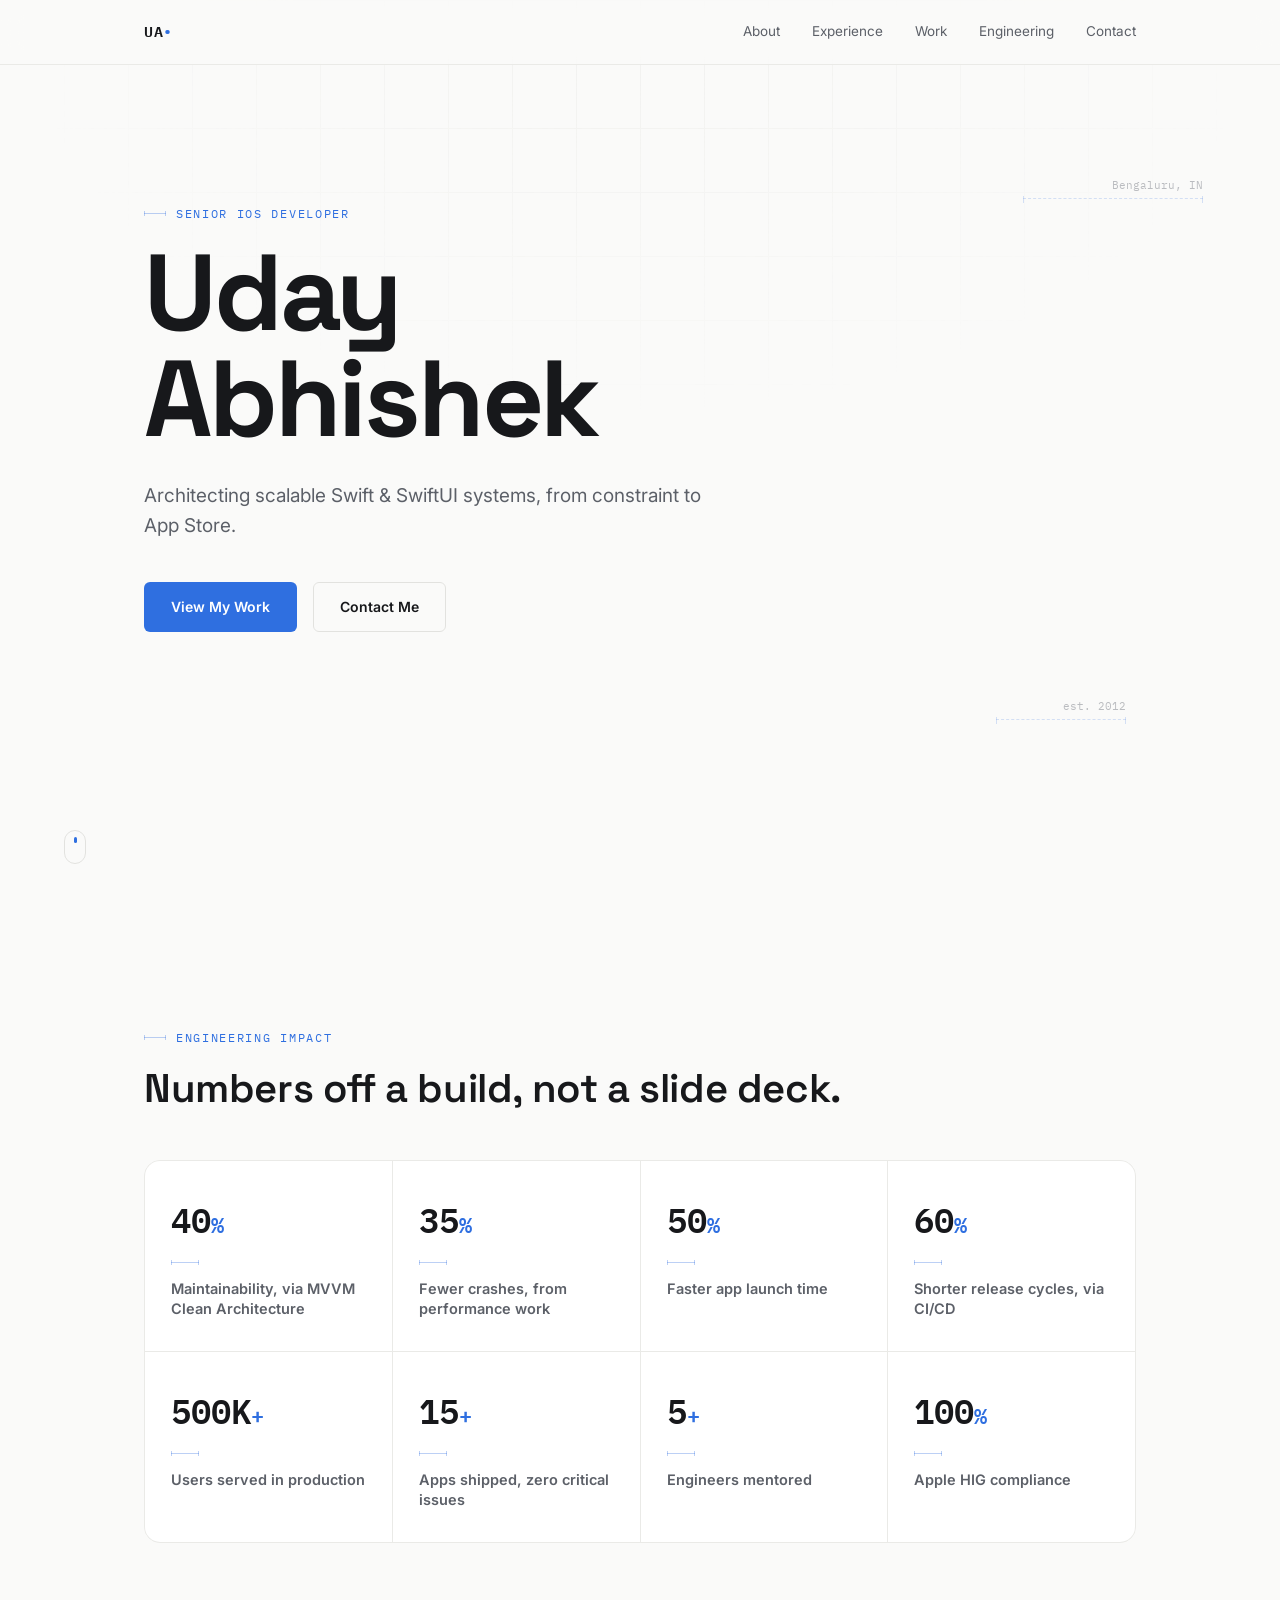
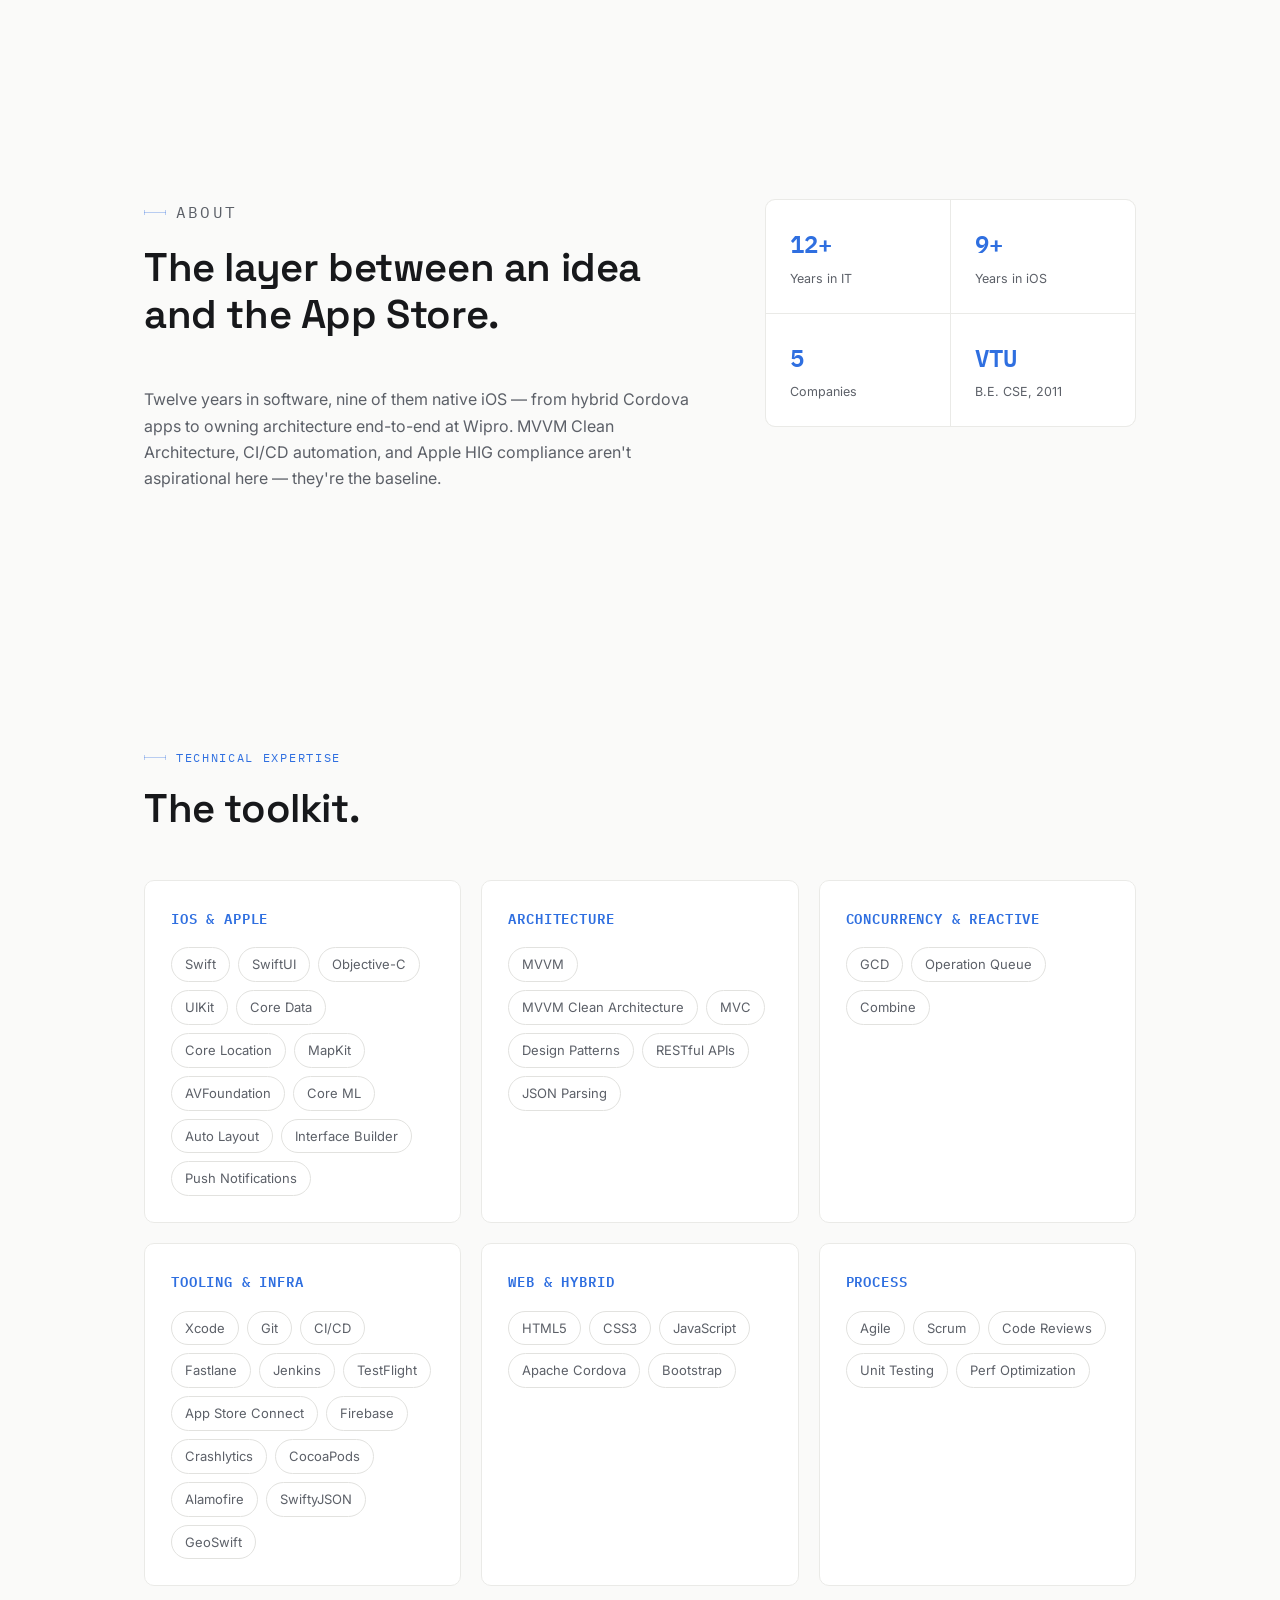
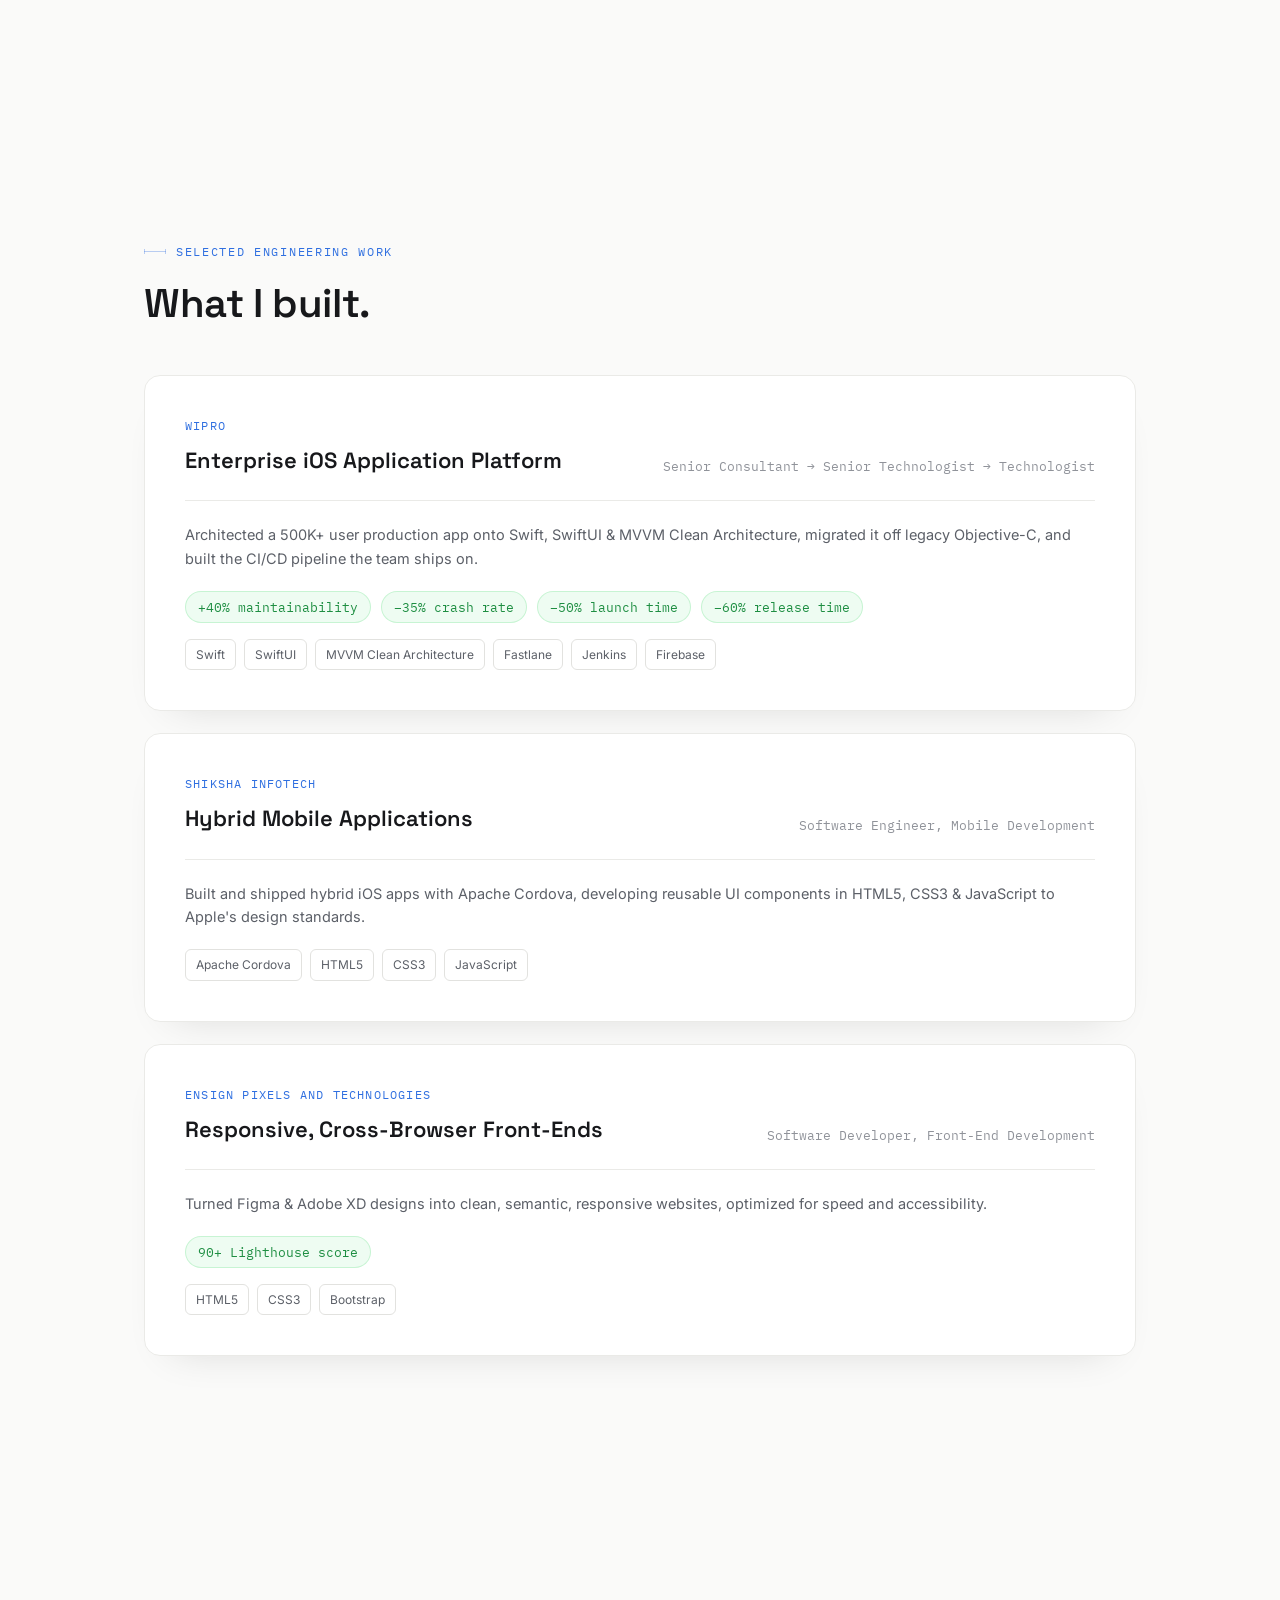
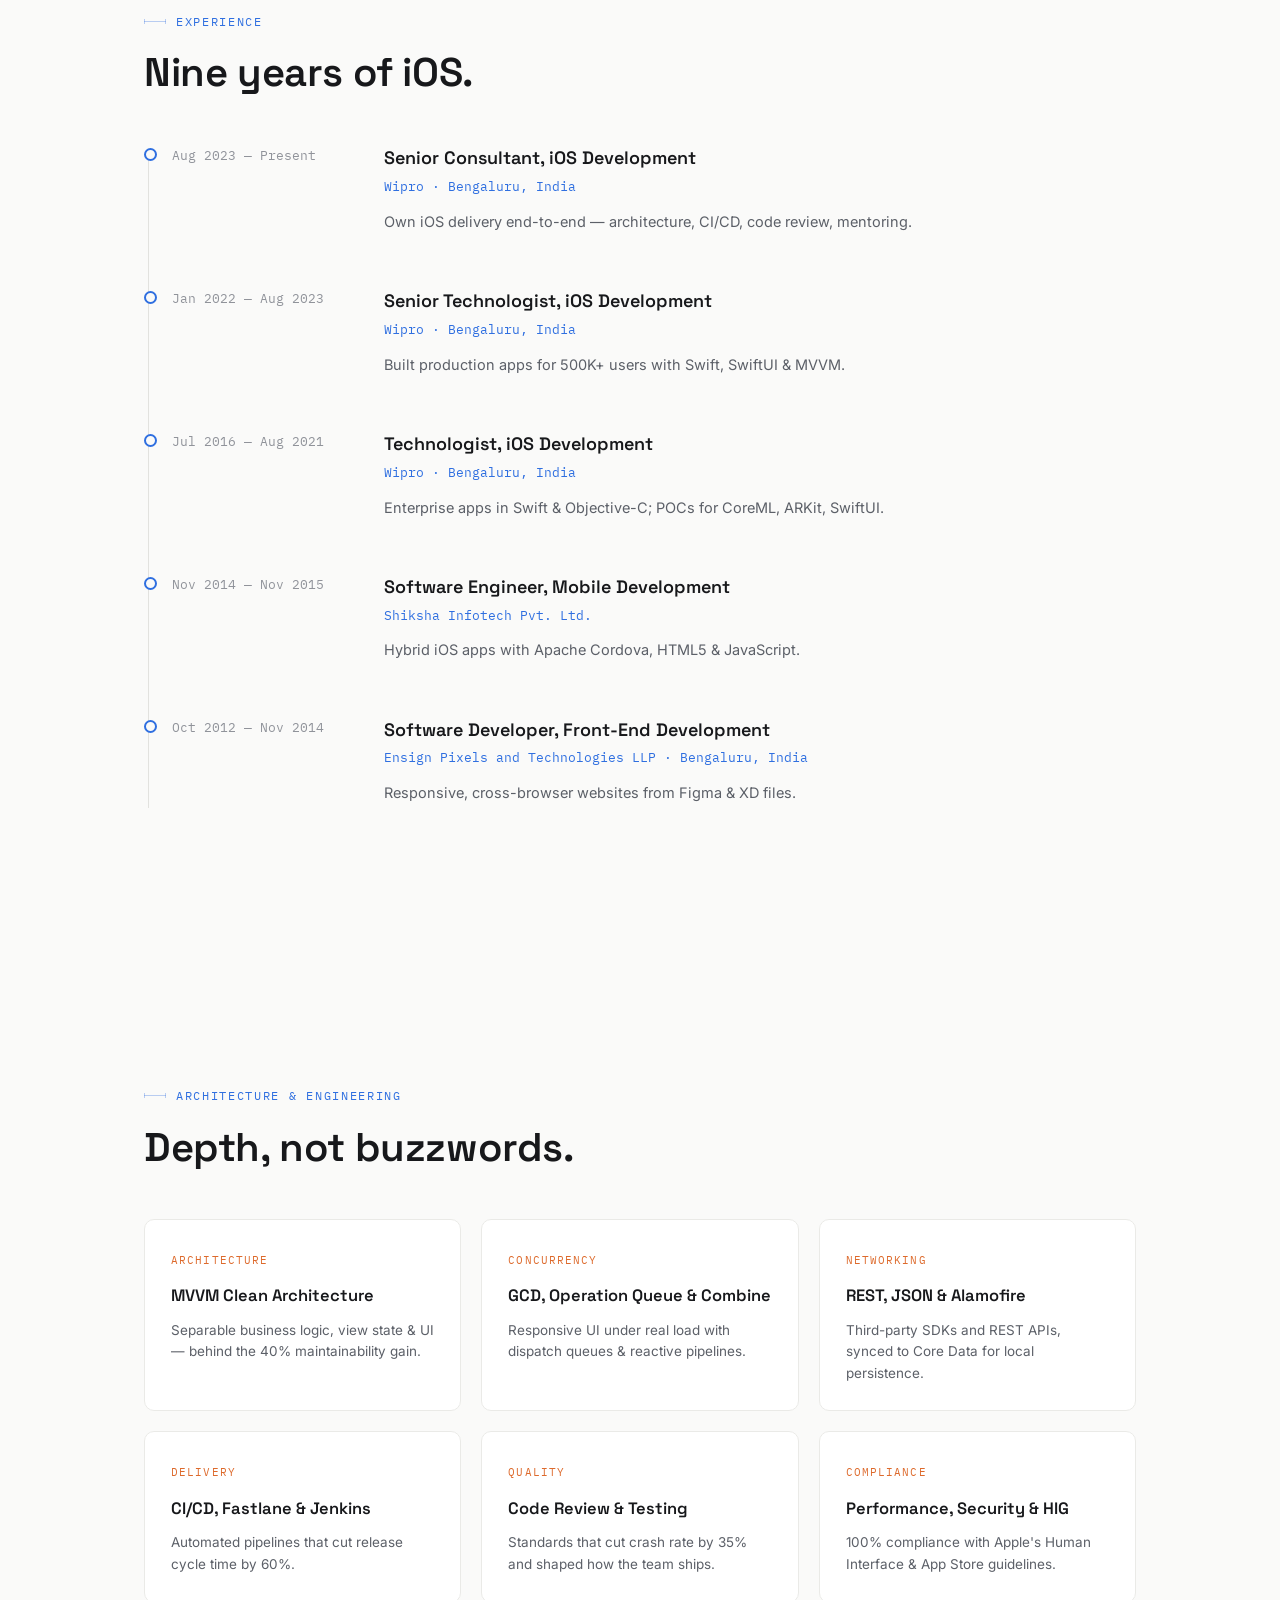
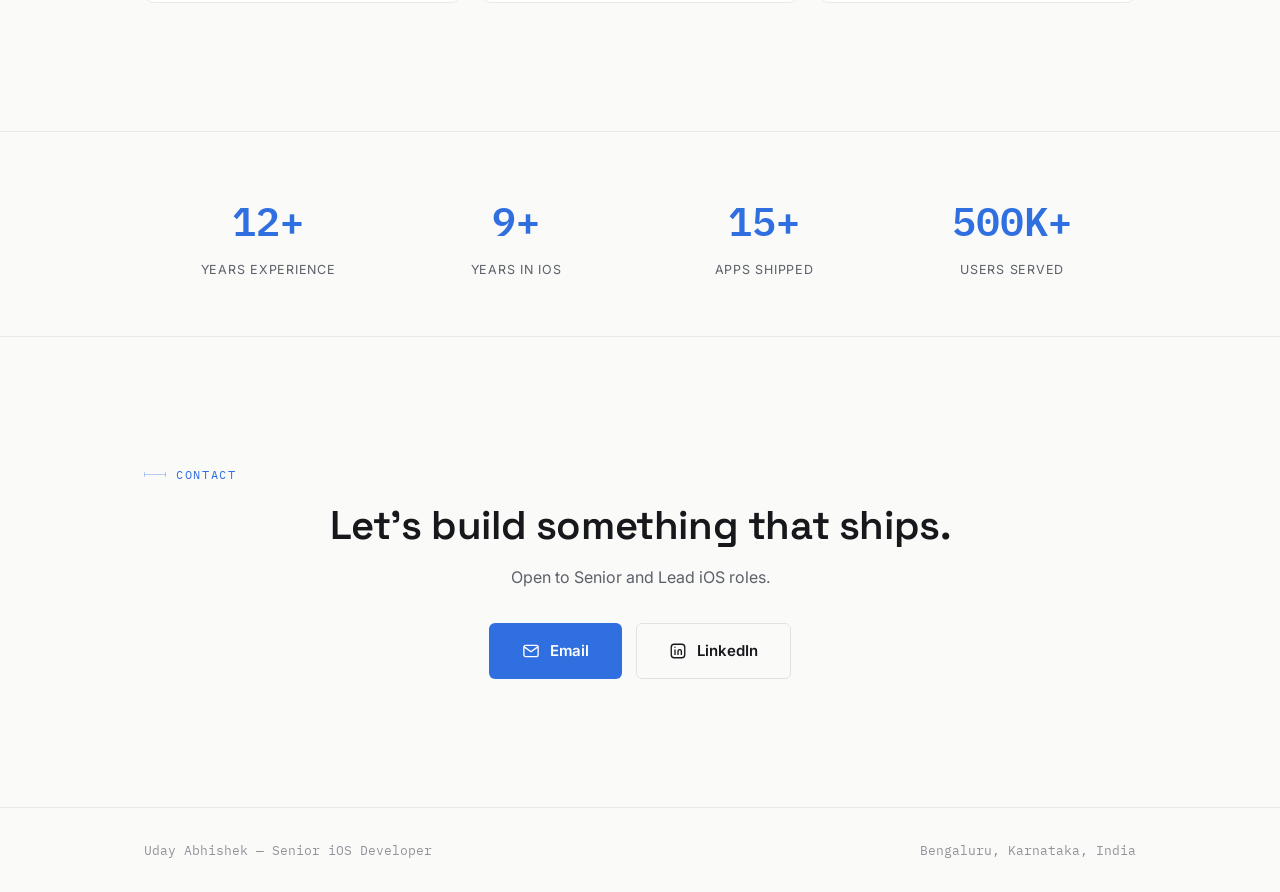
<file: profile/index.html>
<!DOCTYPE html>
<html lang="en">
<head>
<meta charset="UTF-8">
<meta name="viewport" content="width=device-width, initial-scale=1.0">
<title>Uday Abhishek — Senior iOS Developer</title>
<meta name="description" content="Uday Abhishek — Senior iOS Developer with 12+ years in IT and 9+ years architecting scalable Swift & SwiftUI applications.">
<link rel="preconnect" href="https://fonts.googleapis.com">
<link rel="preconnect" href="https://fonts.gstatic.com" crossorigin>
<link href="https://fonts.googleapis.com/css2?family=Space+Grotesk:wght@400;500;600;700&family=Inter:wght@400;500;600;700&family=IBM+Plex+Mono:wght@400;500;600&display=swap" rel="stylesheet">
<link rel="stylesheet" href="style.css">
</head>
<body>

<!-- Constraint grid background -->
<div class="grid-field" aria-hidden="true"></div>

<!-- ============ NAV ============ -->
<header class="nav" id="nav">
  <div class="nav-inner">
    <a href="#top" class="nav-mark">UA<span class="nav-mark-dot">•</span></a>
    <nav class="nav-links" aria-label="Primary">
      <a href="#about" data-nav>About</a>
      <a href="#experience" data-nav>Experience</a>
      <a href="#work" data-nav>Work</a>
      <a href="#engineering" data-nav>Engineering</a>
      <a href="#contact" data-nav>Contact</a>
    </nav>
    <button class="nav-toggle" id="navToggle" aria-label="Toggle menu" aria-expanded="false">
      <span></span><span></span>
    </button>
  </div>
</header>

<!-- ============ HERO ============ -->
<section class="hero" id="top">
  <div class="hero-inner">
    <p class="eyebrow"><span class="eyebrow-dash"></span>Senior iOS Developer</p>
    <h1 class="hero-name">Uday<br>Abhishek</h1>
    <p class="hero-statement">Architecting scalable Swift &amp; SwiftUI systems, from constraint to App Store.</p>
    <div class="hero-cta">
      <a href="#work" class="btn btn-primary">View My Work</a>
      <a href="#contact" class="btn btn-ghost">Contact Me</a>
    </div>
  </div>
  <div class="hero-dims" aria-hidden="true">
    <div class="dim-line dim-line-1"><span class="dim-chip">Bengaluru, IN</span></div>
    <div class="dim-line dim-line-2"><span class="dim-chip">est. 2012</span></div>
  </div>
  <a class="scroll-cue" href="#about" aria-label="Scroll to About"><span></span></a>
</section>

<!-- ============ IMPACT ============ -->
<section class="impact" id="impact">
  <div class="section-inner">
    <p class="eyebrow"><span class="eyebrow-dash"></span>Engineering Impact</p>
    <h2 class="section-title">Numbers off a build, not a slide deck.</h2>
    <div class="impact-grid" data-reveal-group>
      <article class="impact-card" data-reveal>
        <span class="impact-value">40<span class="impact-unit">%</span></span>
        <span class="impact-constraint"></span>
        <p class="impact-label">Maintainability, via MVVM Clean Architecture</p>
      </article>
      <article class="impact-card" data-reveal>
        <span class="impact-value">35<span class="impact-unit">%</span></span>
        <span class="impact-constraint"></span>
        <p class="impact-label">Fewer crashes, from performance work</p>
      </article>
      <article class="impact-card" data-reveal>
        <span class="impact-value">50<span class="impact-unit">%</span></span>
        <span class="impact-constraint"></span>
        <p class="impact-label">Faster app launch time</p>
      </article>
      <article class="impact-card" data-reveal>
        <span class="impact-value">60<span class="impact-unit">%</span></span>
        <span class="impact-constraint"></span>
        <p class="impact-label">Shorter release cycles, via CI/CD</p>
      </article>
      <article class="impact-card" data-reveal>
        <span class="impact-value">500K<span class="impact-unit">+</span></span>
        <span class="impact-constraint"></span>
        <p class="impact-label">Users served in production</p>
      </article>
      <article class="impact-card" data-reveal>
        <span class="impact-value">15<span class="impact-unit">+</span></span>
        <span class="impact-constraint"></span>
        <p class="impact-label">Apps shipped, zero critical issues</p>
      </article>
      <article class="impact-card" data-reveal>
        <span class="impact-value">5<span class="impact-unit">+</span></span>
        <span class="impact-constraint"></span>
        <p class="impact-label">Engineers mentored</p>
      </article>
      <article class="impact-card" data-reveal>
        <span class="impact-value">100<span class="impact-unit">%</span></span>
        <span class="impact-constraint"></span>
        <p class="impact-label">Apple HIG compliance</p>
      </article>
    </div>
  </div>
</section>

<!-- ============ ABOUT ============ -->
<section class="about" id="about">
  <div class="section-inner about-grid">
    <div class="about-copy">
      <p class="eyebrow"><span class="eyebrow-dash"></span>About</p>
      <h2 class="section-title">The layer between an idea and the App Store.</h2>
      <p>Twelve years in software, nine of them native iOS — from hybrid Cordova apps to owning architecture end-to-end at Wipro. MVVM Clean Architecture, CI/CD automation, and Apple HIG compliance aren't aspirational here — they're the baseline.</p>
    </div>
    <div class="about-facts" data-reveal>
      <div class="fact"><span class="fact-num">12+</span><span class="fact-label">Years in IT</span></div>
      <div class="fact"><span class="fact-num">9+</span><span class="fact-label">Years in iOS</span></div>
      <div class="fact"><span class="fact-num">5</span><span class="fact-label">Companies</span></div>
      <div class="fact"><span class="fact-num">VTU</span><span class="fact-label">B.E. CSE, 2011</span></div>
    </div>
  </div>
</section>

<!-- ============ TECHNICAL EXPERTISE ============ -->
<section class="stack" id="stack">
  <div class="section-inner">
    <p class="eyebrow"><span class="eyebrow-dash"></span>Technical Expertise</p>
    <h2 class="section-title">The toolkit.</h2>
    <div class="stack-grid" data-reveal-group>
      <div class="stack-card" data-reveal>
        <h3>iOS &amp; Apple</h3>
        <ul class="chip-list">
          <li>Swift</li><li>SwiftUI</li><li>Objective-C</li><li>UIKit</li><li>Core Data</li>
          <li>Core Location</li><li>MapKit</li><li>AVFoundation</li><li>Core ML</li>
          <li>Auto Layout</li><li>Interface Builder</li><li>Push Notifications</li>
        </ul>
      </div>
      <div class="stack-card" data-reveal>
        <h3>Architecture</h3>
        <ul class="chip-list">
          <li>MVVM</li><li>MVVM Clean Architecture</li><li>MVC</li>
          <li>Design Patterns</li><li>RESTful APIs</li><li>JSON Parsing</li>
        </ul>
      </div>
      <div class="stack-card" data-reveal>
        <h3>Concurrency &amp; Reactive</h3>
        <ul class="chip-list">
          <li>GCD</li><li>Operation Queue</li><li>Combine</li>
        </ul>
      </div>
      <div class="stack-card" data-reveal>
        <h3>Tooling &amp; Infra</h3>
        <ul class="chip-list">
          <li>Xcode</li><li>Git</li><li>CI/CD</li><li>Fastlane</li><li>Jenkins</li>
          <li>TestFlight</li><li>App Store Connect</li><li>Firebase</li>
          <li>Crashlytics</li><li>CocoaPods</li><li>Alamofire</li><li>SwiftyJSON</li><li>GeoSwift</li>
        </ul>
      </div>
      <div class="stack-card" data-reveal>
        <h3>Web &amp; Hybrid</h3>
        <ul class="chip-list">
          <li>HTML5</li><li>CSS3</li><li>JavaScript</li><li>Apache Cordova</li><li>Bootstrap</li>
        </ul>
      </div>
      <div class="stack-card" data-reveal>
        <h3>Process</h3>
        <ul class="chip-list">
          <li>Agile</li><li>Scrum</li><li>Code Reviews</li><li>Unit Testing</li><li>Perf Optimization</li>
        </ul>
      </div>
    </div>
  </div>
</section>

<!-- ============ FEATURED WORK ============ -->
<section class="work" id="work">
  <div class="section-inner">
    <p class="eyebrow"><span class="eyebrow-dash"></span>Selected Engineering Work</p>
    <h2 class="section-title">What I built.</h2>

    <article class="work-card" data-reveal>
      <div class="work-head">
        <div>
          <span class="work-company">Wipro</span>
          <h3>Enterprise iOS Application Platform</h3>
        </div>
        <span class="work-role">Senior Consultant → Senior Technologist → Technologist</span>
      </div>
      <p class="work-contribution">Architected a 500K+ user production app onto Swift, SwiftUI &amp; MVVM Clean Architecture, migrated it off legacy Objective-C, and built the CI/CD pipeline the team ships on.</p>
      <div class="work-impact">
        <span>+40% maintainability</span><span>−35% crash rate</span><span>−50% launch time</span><span>−60% release time</span>
      </div>
      <div class="work-tech">
        <span>Swift</span><span>SwiftUI</span><span>MVVM Clean Architecture</span><span>Fastlane</span><span>Jenkins</span><span>Firebase</span>
      </div>
    </article>

    <article class="work-card" data-reveal>
      <div class="work-head">
        <div>
          <span class="work-company">Shiksha Infotech</span>
          <h3>Hybrid Mobile Applications</h3>
        </div>
        <span class="work-role">Software Engineer, Mobile Development</span>
      </div>
      <p class="work-contribution">Built and shipped hybrid iOS apps with Apache Cordova, developing reusable UI components in HTML5, CSS3 &amp; JavaScript to Apple's design standards.</p>
      <div class="work-tech">
        <span>Apache Cordova</span><span>HTML5</span><span>CSS3</span><span>JavaScript</span>
      </div>
    </article>

    <article class="work-card" data-reveal>
      <div class="work-head">
        <div>
          <span class="work-company">Ensign Pixels and Technologies</span>
          <h3>Responsive, Cross-Browser Front-Ends</h3>
        </div>
        <span class="work-role">Software Developer, Front-End Development</span>
      </div>
      <p class="work-contribution">Turned Figma &amp; Adobe XD designs into clean, semantic, responsive websites, optimized for speed and accessibility.</p>
      <div class="work-impact"><span>90+ Lighthouse score</span></div>
      <div class="work-tech">
        <span>HTML5</span><span>CSS3</span><span>Bootstrap</span>
      </div>
    </article>
  </div>
</section>

<!-- ============ EXPERIENCE TIMELINE ============ -->
<section class="experience" id="experience">
  <div class="section-inner">
    <p class="eyebrow"><span class="eyebrow-dash"></span>Experience</p>
    <h2 class="section-title">Nine years of iOS.</h2>

    <ol class="timeline" data-reveal-group>
      <li class="tl-item" data-reveal>
        <div class="tl-date">Aug 2023 — Present</div>
        <div class="tl-body">
          <h3>Senior Consultant, iOS Development</h3>
          <span class="tl-company">Wipro · Bengaluru, India</span>
          <p>Own iOS delivery end-to-end — architecture, CI/CD, code review, mentoring.</p>
        </div>
      </li>
      <li class="tl-item" data-reveal>
        <div class="tl-date">Jan 2022 — Aug 2023</div>
        <div class="tl-body">
          <h3>Senior Technologist, iOS Development</h3>
          <span class="tl-company">Wipro · Bengaluru, India</span>
          <p>Built production apps for 500K+ users with Swift, SwiftUI &amp; MVVM.</p>
        </div>
      </li>
      <li class="tl-item" data-reveal>
        <div class="tl-date">Jul 2016 — Aug 2021</div>
        <div class="tl-body">
          <h3>Technologist, iOS Development</h3>
          <span class="tl-company">Wipro · Bengaluru, India</span>
          <p>Enterprise apps in Swift &amp; Objective-C; POCs for CoreML, ARKit, SwiftUI.</p>
        </div>
      </li>
      <li class="tl-item" data-reveal>
        <div class="tl-date">Nov 2014 — Nov 2015</div>
        <div class="tl-body">
          <h3>Software Engineer, Mobile Development</h3>
          <span class="tl-company">Shiksha Infotech Pvt. Ltd.</span>
          <p>Hybrid iOS apps with Apache Cordova, HTML5 &amp; JavaScript.</p>
        </div>
      </li>
      <li class="tl-item" data-reveal>
        <div class="tl-date">Oct 2012 — Nov 2014</div>
        <div class="tl-body">
          <h3>Software Developer, Front-End Development</h3>
          <span class="tl-company">Ensign Pixels and Technologies LLP · Bengaluru, India</span>
          <p>Responsive, cross-browser websites from Figma &amp; XD files.</p>
        </div>
      </li>
    </ol>
  </div>
</section>

<!-- ============ ARCHITECTURE & ENGINEERING ============ -->
<section class="engineering" id="engineering">
  <div class="section-inner">
    <p class="eyebrow"><span class="eyebrow-dash"></span>Architecture &amp; Engineering</p>
    <h2 class="section-title">Depth, not buzzwords.</h2>
    <div class="eng-grid" data-reveal-group>
      <div class="eng-card" data-reveal>
        <span class="eng-tag">Architecture</span>
        <h3>MVVM Clean Architecture</h3>
        <p>Separable business logic, view state &amp; UI — behind the 40% maintainability gain.</p>
      </div>
      <div class="eng-card" data-reveal>
        <span class="eng-tag">Concurrency</span>
        <h3>GCD, Operation Queue &amp; Combine</h3>
        <p>Responsive UI under real load with dispatch queues &amp; reactive pipelines.</p>
      </div>
      <div class="eng-card" data-reveal>
        <span class="eng-tag">Networking</span>
        <h3>REST, JSON &amp; Alamofire</h3>
        <p>Third-party SDKs and REST APIs, synced to Core Data for local persistence.</p>
      </div>
      <div class="eng-card" data-reveal>
        <span class="eng-tag">Delivery</span>
        <h3>CI/CD, Fastlane &amp; Jenkins</h3>
        <p>Automated pipelines that cut release cycle time by 60%.</p>
      </div>
      <div class="eng-card" data-reveal>
        <span class="eng-tag">Quality</span>
        <h3>Code Review &amp; Testing</h3>
        <p>Standards that cut crash rate by 35% and shaped how the team ships.</p>
      </div>
      <div class="eng-card" data-reveal>
        <span class="eng-tag">Compliance</span>
        <h3>Performance, Security &amp; HIG</h3>
        <p>100% compliance with Apple's Human Interface &amp; App Store guidelines.</p>
      </div>
    </div>
  </div>
</section>

<!-- ============ CAREER STATS ============ -->
<section class="stats-strip" id="stats" data-reveal>
  <div class="section-inner stats-inner">
    <div class="stat"><span class="stat-num">12+</span><span class="stat-label">Years Experience</span></div>
    <div class="stat"><span class="stat-num">9+</span><span class="stat-label">Years in iOS</span></div>
    <div class="stat"><span class="stat-num">15+</span><span class="stat-label">Apps Shipped</span></div>
    <div class="stat"><span class="stat-num">500K+</span><span class="stat-label">Users Served</span></div>
  </div>
</section>

<!-- ============ CONTACT ============ -->
<section class="contact" id="contact">
  <div class="section-inner contact-inner">
    <p class="eyebrow"><span class="eyebrow-dash"></span>Contact</p>
    <h2 class="section-title">Let's build something that ships.</h2>
    <p class="contact-copy">Open to Senior and Lead iOS roles.</p>
    <div class="contact-buttons">
      <a href="mailto:udayabhishek.in@gmail.com" class="btn btn-primary btn-lg contact-btn">
        <svg viewBox="0 0 24 24" width="18" height="18" fill="none" stroke="currentColor" stroke-width="1.8" stroke-linecap="round" stroke-linejoin="round"><rect x="2.5" y="4.5" width="19" height="15" rx="2.5"/><path d="M3 6.5l9 6.5 9-6.5"/></svg>
        Email
      </a>
      <a href="https://linkedin.com/in/uday-abhishek" target="_blank" rel="noopener" class="btn btn-ghost btn-lg contact-btn">
        <svg viewBox="0 0 24 24" width="18" height="18" fill="none" stroke="currentColor" stroke-width="1.8" stroke-linecap="round" stroke-linejoin="round"><rect x="3" y="3" width="18" height="18" rx="4"/><line x1="8" y1="10.5" x2="8" y2="16.5"/><circle cx="8" cy="7" r="0.9" fill="currentColor" stroke="none"/><path d="M12 16.5v-3.7c0-1.5 1-2.6 2.4-2.6s2.1 1 2.1 2.6v3.7"/></svg>
        LinkedIn
      </a>
    </div>
  </div>
</section>

<footer class="footer">
  <div class="section-inner footer-inner">
    <span>Uday Abhishek — Senior iOS Developer</span>
    <span>Bengaluru, Karnataka, India</span>
  </div>
</footer>

<script src="script.js"></script>
</body>
</html>
</file>
<file: style.css>
@import url('https://fonts.googleapis.com/css2?family=DM+Sans:wght@400;500;600;700&family=Manrope:wght@600;700;800&display=swap');

:root{
  --ink:#18202e;
  --muted:#68778e;
  --line:#dbe2eb;
  --soft:#f5f7fb;
  --hero:#f1f5fc;
  --contact:#e8f0ff;
  --accent:#3f6eaf;
  --max:1100px;
}
*{box-sizing:border-box}
html{scroll-behavior:smooth}
body{
  margin:0;
  color:var(--ink);
  background:#fff;
  font-family:"DM Sans",system-ui,-apple-system,BlinkMacSystemFont,"Segoe UI",sans-serif;
  -webkit-font-smoothing:antialiased;
}
a{color:inherit;text-decoration:none}
h1,h2,h3{font-family:Manrope,sans-serif}
.site-nav{
  min-height:80px;
  padding:0 3.3vw;
  display:grid;
  grid-template-columns:52px 1fr auto;
  gap:24px;
  align-items:center;
  border-bottom:1px solid var(--line);
  background:#fff;
}
.logo{
  width:50px;height:50px;border-radius:13px;
  display:grid;place-items:center;
  color:#fff;background:var(--ink);
  font:800 17px Manrope,sans-serif;
}
.site-nav nav{
  display:flex;
  justify-content:center;
  gap:31px;
  white-space:nowrap;
}
.site-nav nav a{
  font-size:14px;
  font-weight:700;
  color:#65738a;
}
.resume-button{
  padding:14px 18px;
  border-radius:11px;
  background:var(--ink);
  color:#fff;
  font-size:14px;
  font-weight:800;
}

.container{
  width:min(var(--max),calc(100% - 8vw));
  margin:auto;
}
.narrow{max-width:900px}

.hero{
  background:linear-gradient(135deg,#f4f7fd,#edf3ff 60%,#f9fbff);
}
.hero-wrap{
  width:min(1250px,calc(100% - 8vw));
  min-height:calc(100vh - 80px);
  margin:auto;
  display:flex;
  align-items:center;
  padding:90px 0 110px;
}
.hero-copy{max-width:1030px}
.hero-kicker,.section-kicker{
  color:#6c7a90;
  font-size:11px;
  font-weight:800;
  letter-spacing:.18em;
}
.hero-kicker{margin-bottom:26px}
.hero h1{
  max-width:1050px;
  margin:0 0 28px;
  font-size:clamp(50px,6.4vw,88px);
  line-height:.98;
  letter-spacing:-.067em;
}
.hero h1 span{color:var(--accent)}
.hero p{
  max-width:850px;
  margin:0 0 35px;
  color:#607089;
  font-size:clamp(17px,1.8vw,21px);
  line-height:1.65;
}
.hero-buttons,.contact-buttons{
  display:flex;
  align-items:center;
  gap:12px;
}
.button{
  min-height:58px;
  padding:0 24px;
  display:inline-flex;
  justify-content:center;
  align-items:center;
  border-radius:12px;
  border:1px solid transparent;
  font-size:15px;
  font-weight:800;
  transition:transform .2s ease;
}
.button:hover{transform:translateY(-2px)}
.primary{background:var(--ink);color:#fff}
.secondary{background:rgba(255,255,255,.55);border-color:#b7c5d8}

.section{
  padding:125px 0;
  background:#fff;
}
.soft{background:var(--soft)}
.section-kicker{margin-bottom:24px}
.section h2{
  max-width:900px;
  margin:0 0 45px;
  font-size:clamp(38px,4.5vw,60px);
  line-height:1.04;
  letter-spacing:-.055em;
}
.two-column{
  display:grid;
  grid-template-columns:1fr 1fr;
  gap:80px;
}
.two-column p{
  margin:0;
  color:#6a7890;
  line-height:1.75;
  font-size:16px;
}
.two-column .large-copy{
  color:#3f4e66;
  font-size:21px;
  line-height:1.6;
}

.impact{
  padding:105px 0 115px;
  background:#fff;
}
.impact-head{
  display:flex;
  justify-content:space-between;
  align-items:end;
  gap:50px;
  margin-bottom:48px;
}
.impact-head h2{
  max-width:760px;
  margin:0;
  font-size:clamp(34px,4vw,54px);
  line-height:1.04;
  letter-spacing:-.055em;
}
.impact-head p{
  max-width:310px;
  margin:0;
  color:var(--muted);
  line-height:1.65;
  font-size:14px;
}
.impact-grid{
  display:grid;
  grid-template-columns:repeat(4,1fr);
  border-top:1px solid var(--line);
}
.impact-stat{
  padding:32px 25px 12px 0;
  border-right:1px solid var(--line);
}
.impact-stat+ .impact-stat{padding-left:25px}
.impact-stat:last-child{border-right:0}
.impact-stat strong{
  display:block;
  margin-bottom:12px;
  color:var(--accent);
  font:800 clamp(38px,4vw,58px)/1 Manrope,sans-serif;
  letter-spacing:-.06em;
}
.impact-stat span{color:#66758b;font-size:13px;font-weight:600}

.expertise-list{border-top:1px solid var(--line)}
.expertise-row{
  display:grid;
  grid-template-columns:80px 1fr;
  gap:22px;
  padding:29px 0;
  border-bottom:1px solid var(--line);
}
.expertise-icon{
  font-size:20px;
  color:#718097;
}
.expertise-row h3{
  margin:0 0 8px;
  font-size:20px;
}
.expertise-row p{
  margin:0 0 12px;
  max-width:760px;
  color:#6c7a90;
  line-height:1.6;
}
.expertise-row small{
  color:#45536a;
  font-size:13px;
  font-weight:700;
}

.experience-list{border-top:1px solid var(--line)}
.experience-row{
  display:grid;
  grid-template-columns:240px 1fr;
  gap:55px;
  padding:42px 0;
  border-bottom:1px solid var(--line);
}
.date,.role-tags{
  color:#77859a;
  font-size:12px;
  font-weight:700;
}
.company{
  margin-bottom:7px;
  color:#718097;
  font-size:13px;
  font-weight:700;
}
.experience-row h3{
  margin:0 0 8px;
  font-size:28px;
  letter-spacing:-.035em;
}
.role-tags{margin-bottom:18px}
.experience-row p,.experience-row li{
  color:#69778d;
  font-size:15px;
  line-height:1.7;
}
.experience-row p{margin:0}
.experience-row ul{
  margin:0;
  padding-left:18px;
}
.experience-row li{margin:5px 0}

.project-list{border-top:1px solid var(--line)}
.project{
  display:grid;
  grid-template-columns:80px 1fr;
  gap:20px;
  padding:39px 0;
  border-bottom:1px solid var(--line);
}
.project-number{
  color:#8190a4;
  font-size:12px;
  font-weight:800;
}
.project-category{
  margin-bottom:8px;
  color:#7b899c;
  font-size:10px;
  font-weight:800;
  letter-spacing:.16em;
}
.project h3{
  margin:0 0 12px;
  font-size:27px;
  letter-spacing:-.04em;
}
.project p{
  max-width:800px;
  margin:0 0 14px;
  color:#69778d;
  line-height:1.7;
}
.project-tags{
  color:#45536a;
  font-size:12px;
  font-weight:700;
}

.education-block h3{
  margin:0 0 7px;
  font-size:22px;
}
.education-block p{margin:0;color:#718097}
.education-block ul{
  margin:15px 0 0;
  padding-left:18px;
  color:#69778d;
  line-height:1.8;
}
.divider{height:1px;background:var(--line);margin:40px 0}

.principles{border-top:1px solid var(--line)}
.principles article{
  display:grid;
  grid-template-columns:80px 1fr;
  gap:20px;
  padding:31px 0;
  border-bottom:1px solid var(--line);
}
.principles span{color:#8290a4;font-size:12px;font-weight:800}
.principles h3{margin:0 0 9px;font-size:20px}
.principles p{margin:0;max-width:850px;color:#69778d;line-height:1.7}

.contact{
  padding:120px 5vw;
  background:var(--contact);
}
.contact-inner{
  max-width:1200px;
  margin:auto;
  text-align:center;
}
.contact .section-kicker{margin-bottom:30px}
.contact h2{
  margin:0 auto 28px;
  max-width:1000px;
  font-size:clamp(43px,6vw,76px);
  line-height:1;
  letter-spacing:-.065em;
}
.contact p{
  margin:0 auto 42px;
  color:#607089;
  font-size:18px;
}
.contact-buttons{justify-content:center;flex-wrap:wrap}

footer{
  min-height:80px;
  padding:0 4vw;
  display:flex;
  align-items:center;
  justify-content:space-between;
  color:#7b899c;
  font-size:12px;
}
footer a{font-weight:700}

@media(max-width:850px){
  .site-nav{
    grid-template-columns:50px auto;
    justify-content:space-between;
    padding:12px 5vw;
  }
  .site-nav nav{
    grid-column:1/-1;
    grid-row:2;
    justify-content:flex-start;
    overflow-x:auto;
    padding-bottom:5px;
    gap:23px;
    scrollbar-width:none;
  }
  .site-nav nav::-webkit-scrollbar{display:none}
  .hero-wrap{min-height:auto;padding:78px 0 88px}
  .impact-head{display:block}
  .impact-head p{margin-top:20px}
  .impact-grid{grid-template-columns:1fr 1fr}
  .impact-stat:nth-child(2){border-right:0}
  .impact-stat:nth-child(n+3){border-top:1px solid var(--line)}
  .two-column{grid-template-columns:1fr;gap:25px}
  .experience-row{grid-template-columns:1fr;gap:16px}
}

@media(max-width:560px){
  .resume-button{padding:12px 14px;font-size:13px}
  .logo{width:44px;height:44px}
  .hero h1{font-size:clamp(43px,13vw,62px)}
  .hero p{font-size:16px}
  .hero-buttons{flex-direction:column;align-items:stretch;max-width:320px}
  .button{width:100%}
  .section,.impact{padding:88px 0}
  .impact-grid{grid-template-columns:1fr}
  .impact-stat,.impact-stat+.impact-stat{
    padding:27px 0;
    border-right:0;
    border-bottom:1px solid var(--line);
  }
  .impact-stat:last-child{border-bottom:0}
  .expertise-row{grid-template-columns:45px 1fr;gap:15px}
  .project{grid-template-columns:45px 1fr}
  .contact{padding:92px 5vw}
  .contact h2{font-size:clamp(40px,12vw,57px)}
  .contact p{font-size:16px}
  .contact-buttons{flex-direction:column;align-items:stretch;max-width:320px;margin:auto}
  footer{padding:25px 5vw;align-items:flex-start;flex-direction:column;gap:10px}
}

/* Keep the navigation visible while scrolling */
.sticky-nav{
  position:sticky;
  top:0;
  z-index:1000;
  background:rgba(255,255,255,.94);
  backdrop-filter:blur(14px);
  -webkit-backdrop-filter:blur(14px);
}

/* Active navigation item */
.site-nav nav a.active{
  color:#18202e;
  position:relative;
}
.site-nav nav a.active::after{
  content:"";
  position:absolute;
  left:0;
  right:0;
  bottom:-9px;
  height:2px;
  border-radius:2px;
  background:#3f6eaf;
}
@media(max-width:850px){
  .site-nav nav a.active::after{
    bottom:-5px;
  }
}
</file>
<file: files1111/style.css>
/* ============================================
   TOKENS — dark (default)
============================================ */
:root {
  color-scheme: dark;

  /* Color */
  --bg: #0B0D10;
  --surface: #12151A;
  --surface-2: #171B21;
  --border: #23272F;
  --border-soft: #1B1F26;
  --text-primary: #EDEFF2;
  --text-secondary: #939AA6;
  --text-tertiary: #565D68;
  --accent: #4C8DFF;
  --accent-on: #051022;
  --accent-soft: rgba(76, 141, 255, 0.12);
  --accent-line: rgba(76, 141, 255, 0.35);
  --warm: #FF9466;
  --ok: #30D158;
  --nav-bg: rgba(11, 13, 16, 0.72);
  --nav-bg-solid: rgba(11, 13, 16, 0.98);
  --grid-opacity: 0.5;
  --shadow-card: 0 1px 0 rgba(255,255,255,0.02) inset, 0 20px 40px -24px rgba(0,0,0,0.6);

  /* Type */
  --font-display: 'Space Grotesk', 'Helvetica Neue', Arial, sans-serif;
  --font-body: 'Inter', 'Helvetica Neue', Arial, sans-serif;
  --font-mono: 'IBM Plex Mono', ui-monospace, monospace;

  /* Spacing / layout */
  --page-max: 1120px;
  --gutter: clamp(24px, 5vw, 64px);
  --radius-s: 6px;
  --radius-m: 10px;
  --radius-l: 16px;

  --ease: cubic-bezier(.22,.61,.36,1);
}

/* ============================================
   TOKENS — light (system preference)
============================================ */
@media (prefers-color-scheme: light) {
  :root {
    color-scheme: light;

    --bg: #FAFAF9;
    --surface: #FFFFFF;
    --surface-2: #F3F3F1;
    --border: #E2E2DF;
    --border-soft: #EAEAE7;
    --text-primary: #17181B;
    --text-secondary: #5C6068;
    --text-tertiary: #90939A;
    --accent: #2F6FE0;
    --accent-on: #FFFFFF;
    --accent-soft: rgba(47, 111, 224, 0.08);
    --accent-line: rgba(47, 111, 224, 0.32);
    --warm: #DD6A2C;
    --ok: #1E8E42;
    --nav-bg: rgba(250, 250, 249, 0.78);
    --nav-bg-solid: rgba(250, 250, 249, 0.98);
    --grid-opacity: 0.6;
    --shadow-card: 0 1px 0 rgba(255,255,255,0.6) inset, 0 20px 40px -28px rgba(20,20,20,0.16);
  }
}

/* ============================================
   RESET
============================================ */
* { box-sizing: border-box; }
html { scroll-behavior: smooth; }
@media (prefers-reduced-motion: reduce) {
  html { scroll-behavior: auto; }
  *, *::before, *::after { animation-duration: 0.001ms !important; animation-iteration-count: 1 !important; transition-duration: 0.001ms !important; }
}

body {
  margin: 0;
  background: var(--bg);
  color: var(--text-primary);
  font-family: var(--font-body);
  font-size: 16px;
  line-height: 1.6;
  -webkit-font-smoothing: antialiased;
  overflow-x: hidden;
  transition: background-color 0.3s var(--ease), color 0.3s var(--ease);
}

h1, h2, h3 { font-family: var(--font-display); margin: 0; color: var(--text-primary); }
p { margin: 0; }
ul { margin: 0; padding: 0; list-style: none; }
a { color: inherit; text-decoration: none; }
img { max-width: 100%; display: block; }

::selection { background: var(--accent-soft); color: var(--text-primary); }

:focus-visible {
  outline: 2px solid var(--accent);
  outline-offset: 3px;
  border-radius: 3px;
}

.section-inner {
  max-width: var(--page-max);
  margin: 0 auto;
  padding: 0 var(--gutter);
}

/* ============================================
   BACKGROUND GRID FIELD (subtle, ambient)
============================================ */
.grid-field {
  position: fixed;
  inset: 0;
  z-index: 0;
  pointer-events: none;
  background-image:
    linear-gradient(to right, var(--border-soft) 1px, transparent 1px),
    linear-gradient(to bottom, var(--border-soft) 1px, transparent 1px);
  background-size: 64px 64px;
  mask-image: radial-gradient(ellipse 900px 600px at 50% 0%, black 0%, transparent 70%);
  opacity: var(--grid-opacity);
}

/* ============================================
   EYEBROW / SIGNATURE CONSTRAINT MOTIF
============================================ */
.eyebrow {
  display: flex;
  align-items: center;
  gap: 10px;
  font-family: var(--font-mono);
  font-size: 12px;
  letter-spacing: 0.14em;
  text-transform: uppercase;
  color: var(--accent);
  margin: 0 0 18px;
}
.eyebrow-dash {
  width: 22px;
  height: 1px;
  background: var(--accent-line);
  position: relative;
}
.eyebrow-dash::before,
.eyebrow-dash::after {
  content: "";
  position: absolute;
  top: -2px;
  width: 1px;
  height: 5px;
  background: var(--accent-line);
}
.eyebrow-dash::before { left: 0; }
.eyebrow-dash::after { right: 0; }

.section-title {
  font-size: clamp(26px, 3.4vw, 40px);
  font-weight: 600;
  line-height: 1.18;
  letter-spacing: -0.01em;
  max-width: 780px;
  margin-bottom: 48px;
}

section { position: relative; z-index: 1; padding: clamp(72px, 11vw, 128px) 0; }

/* ============================================
   NAV
============================================ */
.nav {
  position: fixed;
  top: 0; left: 0; right: 0;
  z-index: 50;
  background: var(--nav-bg);
  backdrop-filter: blur(14px) saturate(140%);
  border-bottom: 1px solid var(--border-soft);
  transition: background 0.3s var(--ease);
}
.nav-inner {
  max-width: var(--page-max);
  margin: 0 auto;
  padding: 0 var(--gutter);
  height: 64px;
  display: flex;
  align-items: center;
  justify-content: space-between;
}
.nav-mark {
  font-family: var(--font-mono);
  font-weight: 600;
  font-size: 15px;
  letter-spacing: 0.04em;
  color: var(--text-primary);
}
.nav-mark-dot {
  color: var(--accent);
  display: inline-block;
  animation: dot-pulse 2.4s ease-in-out infinite;
}
@keyframes dot-pulse {
  0%, 100% { opacity: 1; transform: scale(1); }
  50% { opacity: 0.4; transform: scale(0.8); }
}
.nav-links { display: flex; gap: 26px; align-items: center; }
.nav-links a {
  font-size: 13.5px;
  color: var(--text-secondary);
  position: relative;
  padding: 4px 0;
  transition: color 0.2s var(--ease);
}
.nav-links a::after {
  content: "";
  position: absolute;
  left: 0; right: 100%;
  bottom: -2px;
  height: 1px;
  background: var(--accent);
  transition: right 0.25s var(--ease);
}
.nav-links a:hover { color: var(--text-primary); }
.nav-links a:hover::after,
.nav-links a.active::after { right: 0; }
.nav-links a.active { color: var(--text-primary); }

.nav-resume.btn.btn-pill {
  margin-left: 28px;
  padding: 9px 18px;
  font-size: 13px;
  gap: 7px;
}
.nav-resume svg { transition: transform 0.2s var(--ease); }
.nav-resume:hover svg { transform: translate(2px, -2px); }

.nav-resume-mobile {
  display: none;
  align-items: center;
  gap: 7px;
  color: var(--accent) !important;
  font-weight: 600;
}

.nav-toggle {
  display: none;
  flex-direction: column;
  justify-content: center;
  gap: 5px;
  width: 32px; height: 32px;
  background: none; border: none; cursor: pointer;
}
.nav-toggle span {
  display: block; height: 1.5px; width: 100%;
  background: var(--text-primary);
  transition: transform 0.25s var(--ease), opacity 0.25s var(--ease);
}
.nav-toggle.open span:first-child { transform: translateY(3.25px) rotate(45deg); }
.nav-toggle.open span:last-child { transform: translateY(-3.25px) rotate(-45deg); }

/* ============================================
   HERO
============================================ */
.hero {
  min-height: 100svh;
  display: flex;
  align-items: center;
  padding-top: 64px;
  position: relative;
  background: var(--bg);
  overflow: hidden;
}
@media (max-height: 620px) and (max-width: 900px) {
  .hero { min-height: auto; padding: 120px 0 64px; }
}
.hero-inner {
  max-width: var(--page-max);
  width: 100%;
  margin: 0 auto;
  padding: 0 var(--gutter);
  position: relative;
  z-index: 1;
}
.eyebrow-plain {
  color: var(--text-secondary);
  font-weight: 600;
  margin-bottom: 28px;
}
.hero-headline {
  font-size: clamp(38px, 6.4vw, 76px);
  font-weight: 700;
  letter-spacing: -0.025em;
  line-height: 1.04;
  max-width: 920px;
  margin: 0 0 28px;
  opacity: 0;
  animation: rise 0.8s var(--ease) 0.15s forwards;
}
.hero-headline .hl { color: var(--accent); }
.hero-statement {
  max-width: 620px;
  font-size: clamp(16px, 1.7vw, 20px);
  color: var(--text-secondary);
  line-height: 1.6;
  margin-bottom: 40px;
  opacity: 0;
  animation: rise 0.8s var(--ease) 0.35s forwards;
}
.hero-cta {
  display: flex;
  gap: 16px;
  flex-wrap: wrap;
  opacity: 0;
  animation: rise 0.8s var(--ease) 0.5s forwards;
}

@keyframes rise {
  from { opacity: 0; transform: translateY(14px); }
  to { opacity: 1; transform: translateY(0); }
}

.hero-glow {
  position: absolute;
  top: -20%;
  right: -10%;
  width: 60%;
  height: 80%;
  background: radial-gradient(closest-side, var(--accent-soft), transparent 70%);
  pointer-events: none;
  z-index: 0;
}

.scroll-cue {
  position: absolute;
  bottom: 36px;
  left: var(--gutter);
  width: 22px; height: 34px;
  border: 1px solid var(--border);
  border-radius: 20px;
  display: flex;
  justify-content: center;
  padding-top: 6px;
  z-index: 1;
}
.scroll-cue span {
  width: 3px; height: 6px;
  background: var(--accent);
  border-radius: 2px;
  animation: cue 1.8s ease-in-out infinite;
}
@keyframes cue {
  0% { opacity: 0; transform: translateY(0); }
  30% { opacity: 1; }
  80% { opacity: 0; transform: translateY(10px); }
  100% { opacity: 0; }
}
@media (max-width: 700px) { .scroll-cue { display: none; } }

/* ============================================
   BUTTONS
============================================ */
.btn {
  display: inline-flex;
  align-items: center;
  gap: 8px;
  padding: 13px 26px;
  border-radius: var(--radius-s);
  font-size: 14px;
  font-weight: 600;
  font-family: var(--font-body);
  border: 1px solid transparent;
  cursor: pointer;
  position: relative;
  overflow: hidden;
  transition: transform 0.2s var(--ease), background 0.2s var(--ease), border-color 0.2s var(--ease), box-shadow 0.2s var(--ease);
}
.btn-primary::before {
  content: "";
  position: absolute;
  top: 0; left: -60%;
  width: 40%; height: 100%;
  background: linear-gradient(115deg, transparent, rgba(255,255,255,0.35), transparent);
  transform: skewX(-20deg);
  transition: left 0.6s var(--ease);
}
.btn-primary:hover::before { left: 130%; }
.btn-primary {
  background: var(--accent);
  color: var(--accent-on);
}
.btn-primary:hover { filter: brightness(1.12); transform: translateY(-1px); }
.btn-ghost {
  border-color: var(--border);
  color: var(--text-primary);
  background: transparent;
}
.btn-ghost:hover { border-color: var(--accent); color: var(--accent); transform: translateY(-1px); }
.btn-lg { padding: 15px 32px; font-size: 15px; }

.btn-pill { border-radius: 999px; padding: 15px 28px; }
.hero .btn-primary { background: var(--text-primary); color: var(--bg); }
.btn-arrow { display: inline-block; margin-left: 2px; transition: transform 0.2s var(--ease); }
.btn-primary:hover .btn-arrow { transform: translateY(2px); }
.btn-ghost:hover .btn-arrow { transform: translate(2px, -2px); }

.contact-buttons {
  display: flex;
  gap: 14px;
  justify-content: center;
  flex-wrap: wrap;
}
.contact-btn { gap: 10px; }
.contact-btn svg { flex-shrink: 0; }

/* ============================================
   IMPACT
============================================ */
.impact-grid {
  display: grid;
  grid-template-columns: repeat(4, 1fr);
  gap: 1px;
  background: var(--border-soft);
  border: 1px solid var(--border-soft);
  border-radius: var(--radius-l);
  overflow: hidden;
}
.impact-card {
  background: var(--surface);
  padding: 32px 26px;
  position: relative;
  transition: background 0.25s var(--ease), transform 0.25s var(--ease);
}
.impact-card:hover { background: var(--surface-2); transform: translateY(-4px); }
.impact-value {
  font-family: var(--font-mono);
  font-size: 34px;
  font-weight: 600;
  color: var(--text-primary);
  display: block;
}
.impact-unit { color: var(--accent); font-size: 22px; }
.impact-constraint {
  display: block;
  width: 28px; height: 1px;
  background: var(--accent-line);
  margin: 14px 0 16px;
  position: relative;
  transition: width 0.35s var(--ease);
}
.impact-card:hover .impact-constraint { width: 44px; }
.impact-constraint::before, .impact-constraint::after {
  content: ""; position: absolute; top: -2px; width: 1px; height: 5px; background: var(--accent-line);
}
.impact-constraint::before { left: 0; } .impact-constraint::after { right: 0; }
.impact-label { font-weight: 600; font-size: 14.5px; color: var(--text-secondary); line-height: 1.4; }

@media (max-width: 900px) { .impact-grid { grid-template-columns: repeat(2, 1fr); } }
@media (max-width: 560px) { .impact-grid { grid-template-columns: 1fr; } }

/* ============================================
   ABOUT
============================================ */
.about-grid {
  display: grid;
  grid-template-columns: 1.5fr 1fr;
  gap: 64px;
  align-items: start;
}
.about-copy p { color: var(--text-secondary); font-size: 16px; line-height: 1.65; }
.about-facts {
  display: grid;
  grid-template-columns: 1fr 1fr;
  gap: 1px;
  background: var(--border-soft);
  border: 1px solid var(--border-soft);
  border-radius: var(--radius-m);
  overflow: hidden;
  align-self: start;
}
.fact {
  background: var(--surface);
  padding: 24px;
  display: flex;
  flex-direction: column;
  gap: 6px;
}
.fact-num { font-family: var(--font-mono); font-size: 24px; font-weight: 600; color: var(--accent); }
.fact-label { font-size: 12.5px; color: var(--text-secondary); }

@media (max-width: 860px) {
  .about-grid { grid-template-columns: 1fr; gap: 40px; }
}

/* ============================================
   STACK
============================================ */
.stack-grid {
  display: grid;
  grid-template-columns: repeat(3, 1fr);
  gap: 20px;
}
.stack-card {
  background: var(--surface);
  border: 1px solid var(--border-soft);
  border-radius: var(--radius-m);
  padding: 26px;
  transition: border-color 0.3s var(--ease), transform 0.3s var(--ease);
}
.stack-card:hover { border-color: var(--accent-line); transform: translateY(-3px); }
.stack-card h3 {
  font-size: 14px;
  font-family: var(--font-mono);
  font-weight: 600;
  color: var(--accent);
  margin-bottom: 18px;
  text-transform: uppercase;
  letter-spacing: 0.06em;
}
.chip-list { display: flex; flex-wrap: wrap; gap: 8px; }
.chip-list li {
  font-size: 13px;
  color: var(--text-secondary);
  border: 1px solid var(--border);
  border-radius: 20px;
  padding: 6px 13px;
  transition: border-color 0.2s var(--ease), color 0.2s var(--ease), transform 0.2s var(--ease), background 0.2s var(--ease);
}
.chip-list li:hover { border-color: var(--accent-line); color: var(--text-primary); background: var(--accent-soft); transform: translateY(-2px); }

@media (max-width: 900px) { .stack-grid { grid-template-columns: repeat(2, 1fr); } }
@media (max-width: 600px) { .stack-grid { grid-template-columns: 1fr; } }

/* ============================================
   WORK / PROJECTS
============================================ */
.project-grid {
  display: grid;
  grid-template-columns: repeat(2, 1fr);
  gap: 20px;
}
.project-card {
  background: var(--surface);
  border: 1px solid var(--border-soft);
  border-radius: var(--radius-l);
  padding: clamp(22px, 3vw, 30px);
  box-shadow: var(--shadow-card);
  transition: transform 0.3s var(--ease), border-color 0.3s var(--ease);
  display: flex;
  flex-direction: column;
}
.project-card:hover { transform: translateY(-4px); border-color: var(--accent-line); }
.project-tag {
  font-family: var(--font-mono);
  font-size: 11.5px;
  letter-spacing: 0.08em;
  text-transform: uppercase;
  color: var(--accent);
  display: block;
  margin-bottom: 10px;
}
.project-card h3 { font-size: 19px; font-weight: 600; margin-bottom: 14px; }
.project-points { list-style: none; margin: 0 0 16px; padding: 0; }
.project-points li {
  position: relative;
  padding-left: 16px;
  color: var(--text-secondary);
  font-size: 14px;
  line-height: 1.6;
  margin-bottom: 8px;
}
.project-points li::before {
  content: "";
  position: absolute; left: 0; top: 8px;
  width: 6px; height: 1px;
  background: var(--accent);
}
.project-card .work-impact { margin-top: auto; margin-bottom: 0; }
.project-link {
  margin-top: auto;
  align-self: flex-start;
  font-size: 13px;
  font-weight: 600;
  color: var(--accent);
  padding-top: 4px;
  transition: transform 0.2s var(--ease);
  display: inline-block;
}
.project-link:hover { transform: translateX(2px); }

@media (max-width: 800px) { .project-grid { grid-template-columns: 1fr; } }

.work-impact {
  display: flex; flex-wrap: wrap; gap: 10px;
  margin-bottom: 16px;
}
.work-impact span {
  font-family: var(--font-mono);
  font-size: 12.5px;
  color: var(--ok);
  background: rgba(48, 209, 88, 0.08);
  border: 1px solid rgba(48, 209, 88, 0.2);
  border-radius: 20px;
  padding: 5px 12px;
}

/* ============================================
   TIMELINE
============================================ */
.timeline { position: relative; padding-left: 28px; }
.timeline::before {
  content: "";
  position: absolute;
  left: 4px; top: 6px; bottom: 6px;
  width: 1px;
  background: var(--border);
}
.tl-item {
  position: relative;
  display: grid;
  grid-template-columns: 180px 1fr;
  gap: 32px;
  padding-bottom: 44px;
}
.tl-item:last-child { padding-bottom: 0; }
.tl-item::before {
  content: "";
  position: absolute;
  left: -28px; top: 4px;
  width: 9px; height: 9px;
  border-radius: 50%;
  background: var(--bg);
  border: 2px solid var(--accent);
  transition: box-shadow 0.4s var(--ease);
}
.tl-item.in-view::before {
  box-shadow: 0 0 0 4px var(--accent-soft);
}
.tl-date {
  font-family: var(--font-mono);
  font-size: 13px;
  color: var(--text-tertiary);
  padding-top: 2px;
}
.tl-body h3 { font-size: 18px; font-weight: 600; margin-bottom: 4px; }
.tl-company { display: block; font-size: 13px; color: var(--accent); font-family: var(--font-mono); margin-bottom: 12px; }
.tl-body p { color: var(--text-secondary); font-size: 14.5px; line-height: 1.6; margin-bottom: 10px; }
.tl-highlights { list-style: none; margin-top: 10px; }
.tl-highlights li {
  font-size: 13px;
  color: var(--text-secondary);
  padding-left: 16px;
  position: relative;
  margin-bottom: 6px;
}
.tl-highlights li::before {
  content: "";
  position: absolute; left: 0; top: 8px;
  width: 6px; height: 1px;
  background: var(--accent);
}

@media (max-width: 680px) {
  .tl-item { grid-template-columns: 1fr; gap: 8px; }
}

/* ============================================
   ENGINEERING
============================================ */
.eng-grid {
  display: grid;
  grid-template-columns: repeat(3, 1fr);
  gap: 20px;
}
.eng-card {
  border: 1px solid var(--border-soft);
  border-radius: var(--radius-m);
  padding: 26px;
  background: var(--surface);
  transition: border-color 0.25s var(--ease), transform 0.25s var(--ease);
}
.eng-card:hover { border-color: var(--accent-line); transform: translateY(-3px); }
.eng-tag {
  font-family: var(--font-mono);
  font-size: 11px;
  text-transform: uppercase;
  letter-spacing: 0.1em;
  color: var(--warm);
  display: inline-block;
  margin-bottom: 14px;
}
.eng-card h3 { font-size: 16.5px; font-weight: 600; margin-bottom: 10px; }
.eng-card p { color: var(--text-secondary); font-size: 13.5px; line-height: 1.6; }

@media (max-width: 900px) { .eng-grid { grid-template-columns: repeat(2, 1fr); } }
@media (max-width: 600px) { .eng-grid { grid-template-columns: 1fr; } }

/* ============================================
   STATS STRIP
============================================ */
.stats-strip {
  border-top: 1px solid var(--border-soft);
  border-bottom: 1px solid var(--border-soft);
  padding: 56px 0;
}
.stats-inner {
  display: grid;
  grid-template-columns: repeat(4, 1fr);
  text-align: center;
}
.stat { display: flex; flex-direction: column; gap: 8px; }
.stat-num { font-family: var(--font-mono); font-size: clamp(28px, 4vw, 40px); font-weight: 600; color: var(--accent); }
.stat-label { font-size: 12.5px; color: var(--text-secondary); text-transform: uppercase; letter-spacing: 0.06em; }

@media (max-width: 700px) {
  .stats-inner { grid-template-columns: repeat(2, 1fr); gap: 32px; }
}

/* ============================================
   CONTACT
============================================ */
.contact-inner { text-align: center; }
.contact .section-title { margin: 0 auto 16px; }
.contact-copy { color: var(--text-secondary); max-width: 440px; margin: 0 auto 32px; }


/* ============================================
   FOOTER
============================================ */
.footer { padding: 32px 0; border-top: 1px solid var(--border-soft); }
.footer-inner {
  display: flex;
  justify-content: space-between;
  flex-wrap: wrap;
  gap: 8px;
  font-size: 12.5px;
  color: var(--text-tertiary);
  font-family: var(--font-mono);
}

/* ============================================
   SCROLL REVEAL
============================================ */
[data-reveal] {
  opacity: 0;
  transform: translateY(18px);
  transition: opacity 0.7s var(--ease), transform 0.7s var(--ease);
}
[data-reveal].in-view {
  opacity: 1;
  transform: translateY(0);
}

/* Stagger children within reveal groups */
[data-reveal-group] > [data-reveal]:nth-child(1) { transition-delay: 0ms; }
[data-reveal-group] > [data-reveal]:nth-child(2) { transition-delay: 60ms; }
[data-reveal-group] > [data-reveal]:nth-child(3) { transition-delay: 120ms; }
[data-reveal-group] > [data-reveal]:nth-child(4) { transition-delay: 180ms; }
[data-reveal-group] > [data-reveal]:nth-child(5) { transition-delay: 240ms; }
[data-reveal-group] > [data-reveal]:nth-child(6) { transition-delay: 300ms; }
[data-reveal-group] > [data-reveal]:nth-child(7) { transition-delay: 360ms; }
[data-reveal-group] > [data-reveal]:nth-child(8) { transition-delay: 420ms; }

/* ============================================
   RESPONSIVE NAV
============================================ */
@media (max-width: 820px) {
  .nav-toggle { display: flex; }
  .nav-links {
    position: fixed;
    top: 64px; left: 0; right: 0;
    background: var(--nav-bg-solid);
    backdrop-filter: blur(14px);
    flex-direction: column;
    align-items: flex-start;
    gap: 0;
    padding: 8px var(--gutter) 24px;
    border-bottom: 1px solid var(--border-soft);
    transform: translateY(-8px);
    opacity: 0;
    pointer-events: none;
    transition: opacity 0.2s var(--ease), transform 0.2s var(--ease);
  }
  .nav-links.open { opacity: 1; transform: translateY(0); pointer-events: auto; }
  .nav-links a { width: 100%; padding: 14px 0; border-bottom: 1px solid var(--border-soft); }
  .nav-resume { display: none; }
  .nav-resume-mobile { display: flex; border-bottom: none !important; }
}

/* ============================================
   SMALL-PHONE REFINEMENTS
============================================ */
@media (max-width: 380px) {
  .impact-card { padding: 24px 18px; }
  .impact-value { font-size: 28px; }
  .stack-card, .eng-card, .project-card { padding: 20px; }
  .work-card, .project-card { padding: 20px; }
  .hero-cta, .contact-buttons { gap: 10px; }
  .btn, .btn-pill { padding: 12px 20px; font-size: 13.5px; }
  .btn-lg { padding: 13px 24px; }
  .tl-item { padding-bottom: 32px; }
  .section-title { margin-bottom: 32px; }
}

/* ============================================
   WIDE DESKTOP
============================================ */
@media (min-width: 1440px) {
  :root { --page-max: 1200px; }
}
</file>
<file: profile/style.css>
/* ============================================
   TOKENS — dark (default)
============================================ */
:root {
  color-scheme: dark;

  /* Color */
  --bg: #0B0D10;
  --surface: #12151A;
  --surface-2: #171B21;
  --border: #23272F;
  --border-soft: #1B1F26;
  --text-primary: #EDEFF2;
  --text-secondary: #939AA6;
  --text-tertiary: #565D68;
  --accent: #4C8DFF;
  --accent-on: #051022;
  --accent-soft: rgba(76, 141, 255, 0.12);
  --accent-line: rgba(76, 141, 255, 0.35);
  --warm: #FF9466;
  --ok: #30D158;
  --nav-bg: rgba(11, 13, 16, 0.72);
  --nav-bg-solid: rgba(11, 13, 16, 0.98);
  --grid-opacity: 0.5;
  --shadow-card: 0 1px 0 rgba(255,255,255,0.02) inset, 0 20px 40px -24px rgba(0,0,0,0.6);

  /* Type */
  --font-display: 'Space Grotesk', 'Helvetica Neue', Arial, sans-serif;
  --font-body: 'Inter', 'Helvetica Neue', Arial, sans-serif;
  --font-mono: 'IBM Plex Mono', ui-monospace, monospace;

  /* Spacing / layout */
  --page-max: 1120px;
  --gutter: clamp(24px, 5vw, 64px);
  --radius-s: 6px;
  --radius-m: 10px;
  --radius-l: 16px;

  --ease: cubic-bezier(.22,.61,.36,1);
}

/* ============================================
   TOKENS — light (system preference)
============================================ */
@media (prefers-color-scheme: light) {
  :root {
    color-scheme: light;

    --bg: #FAFAF9;
    --surface: #FFFFFF;
    --surface-2: #F3F3F1;
    --border: #E2E2DF;
    --border-soft: #EAEAE7;
    --text-primary: #17181B;
    --text-secondary: #5C6068;
    --text-tertiary: #90939A;
    --accent: #2F6FE0;
    --accent-on: #FFFFFF;
    --accent-soft: rgba(47, 111, 224, 0.08);
    --accent-line: rgba(47, 111, 224, 0.32);
    --warm: #DD6A2C;
    --ok: #1E8E42;
    --nav-bg: rgba(250, 250, 249, 0.78);
    --nav-bg-solid: rgba(250, 250, 249, 0.98);
    --grid-opacity: 0.6;
    --shadow-card: 0 1px 0 rgba(255,255,255,0.6) inset, 0 20px 40px -28px rgba(20,20,20,0.16);
  }
}

/* ============================================
   RESET
============================================ */
* { box-sizing: border-box; }
html { scroll-behavior: smooth; }
@media (prefers-reduced-motion: reduce) {
  html { scroll-behavior: auto; }
  *, *::before, *::after { animation-duration: 0.001ms !important; animation-iteration-count: 1 !important; transition-duration: 0.001ms !important; }
}

body {
  margin: 0;
  background: var(--bg);
  color: var(--text-primary);
  font-family: var(--font-body);
  font-size: 16px;
  line-height: 1.6;
  -webkit-font-smoothing: antialiased;
  overflow-x: hidden;
  transition: background-color 0.3s var(--ease), color 0.3s var(--ease);
}

h1, h2, h3 { font-family: var(--font-display); margin: 0; color: var(--text-primary); }
p { margin: 0; }
ul { margin: 0; padding: 0; list-style: none; }
a { color: inherit; text-decoration: none; }
img { max-width: 100%; display: block; }

::selection { background: var(--accent-soft); color: var(--text-primary); }

:focus-visible {
  outline: 2px solid var(--accent);
  outline-offset: 3px;
  border-radius: 3px;
}

.section-inner {
  max-width: var(--page-max);
  margin: 0 auto;
  padding: 0 var(--gutter);
}

/* ============================================
   BACKGROUND GRID FIELD (subtle, ambient)
============================================ */
.grid-field {
  position: fixed;
  inset: 0;
  z-index: 0;
  pointer-events: none;
  background-image:
    linear-gradient(to right, var(--border-soft) 1px, transparent 1px),
    linear-gradient(to bottom, var(--border-soft) 1px, transparent 1px);
  background-size: 64px 64px;
  mask-image: radial-gradient(ellipse 900px 600px at 50% 0%, black 0%, transparent 70%);
  opacity: var(--grid-opacity);
}

/* ============================================
   EYEBROW / SIGNATURE CONSTRAINT MOTIF
============================================ */
.eyebrow {
  display: flex;
  align-items: center;
  gap: 10px;
  font-family: var(--font-mono);
  font-size: 12px;
  letter-spacing: 0.14em;
  text-transform: uppercase;
  color: var(--accent);
  margin: 0 0 18px;
}
.eyebrow-dash {
  width: 22px;
  height: 1px;
  background: var(--accent-line);
  position: relative;
}
.eyebrow-dash::before,
.eyebrow-dash::after {
  content: "";
  position: absolute;
  top: -2px;
  width: 1px;
  height: 5px;
  background: var(--accent-line);
}
.eyebrow-dash::before { left: 0; }
.eyebrow-dash::after { right: 0; }

.section-title {
  font-size: clamp(26px, 3.4vw, 40px);
  font-weight: 600;
  line-height: 1.18;
  letter-spacing: -0.01em;
  max-width: 780px;
  margin-bottom: 48px;
}

section { position: relative; z-index: 1; padding: clamp(72px, 11vw, 128px) 0; }

/* ============================================
   NAV
============================================ */
.nav {
  position: fixed;
  top: 0; left: 0; right: 0;
  z-index: 50;
  background: var(--nav-bg);
  backdrop-filter: blur(14px) saturate(140%);
  border-bottom: 1px solid var(--border-soft);
  transition: background 0.3s var(--ease);
}
.nav-inner {
  max-width: var(--page-max);
  margin: 0 auto;
  padding: 0 var(--gutter);
  height: 64px;
  display: flex;
  align-items: center;
  justify-content: space-between;
}
.nav-mark {
  font-family: var(--font-mono);
  font-weight: 600;
  font-size: 15px;
  letter-spacing: 0.04em;
  color: var(--text-primary);
}
.nav-mark-dot { color: var(--accent); }
.nav-links { display: flex; gap: 32px; }
.nav-links a {
  font-size: 13.5px;
  color: var(--text-secondary);
  position: relative;
  padding: 4px 0;
  transition: color 0.2s var(--ease);
}
.nav-links a::after {
  content: "";
  position: absolute;
  left: 0; right: 100%;
  bottom: -2px;
  height: 1px;
  background: var(--accent);
  transition: right 0.25s var(--ease);
}
.nav-links a:hover { color: var(--text-primary); }
.nav-links a:hover::after,
.nav-links a.active::after { right: 0; }
.nav-links a.active { color: var(--text-primary); }

.nav-toggle {
  display: none;
  flex-direction: column;
  justify-content: center;
  gap: 5px;
  width: 32px; height: 32px;
  background: none; border: none; cursor: pointer;
}
.nav-toggle span {
  display: block; height: 1.5px; width: 100%;
  background: var(--text-primary);
  transition: transform 0.25s var(--ease), opacity 0.25s var(--ease);
}
.nav-toggle.open span:first-child { transform: translateY(3.25px) rotate(45deg); }
.nav-toggle.open span:last-child { transform: translateY(-3.25px) rotate(-45deg); }

/* ============================================
   HERO
============================================ */
.hero {
  min-height: 100svh;
  display: flex;
  align-items: center;
  padding-top: 64px;
  position: relative;
}
.hero-inner {
  max-width: var(--page-max);
  width: 100%;
  margin: 0 auto;
  padding: 0 var(--gutter);
}
.hero-name {
  font-size: clamp(52px, 9vw, 108px);
  font-weight: 700;
  letter-spacing: -0.03em;
  line-height: 0.98;
  margin: 4px 0 28px;
  opacity: 0;
  animation: rise 0.8s var(--ease) 0.15s forwards;
}
.hero-statement {
  max-width: 560px;
  font-size: clamp(16px, 1.6vw, 19px);
  color: var(--text-secondary);
  line-height: 1.6;
  margin-bottom: 40px;
  opacity: 0;
  animation: rise 0.8s var(--ease) 0.35s forwards;
}
.hero-cta {
  display: flex;
  gap: 16px;
  flex-wrap: wrap;
  opacity: 0;
  animation: rise 0.8s var(--ease) 0.5s forwards;
}

@keyframes rise {
  from { opacity: 0; transform: translateY(14px); }
  to { opacity: 1; transform: translateY(0); }
}

.hero-dims { display: none; }
@media (min-width: 900px) {
  .hero-dims { display: block; position: absolute; inset: 0; pointer-events: none; z-index: -1; }
  .dim-line { position: absolute; border-top: 1px dashed var(--accent-line); opacity: 0.6; }
  .dim-line::before, .dim-line::after {
    content: ""; position: absolute; top: -3px; width: 1px; height: 7px; background: var(--accent-line);
  }
  .dim-line-1 { top: 22%; right: 6%; width: 180px; }
  .dim-line-1::before { left: 0; } .dim-line-1::after { right: 0; }
  .dim-line-2 { bottom: 20%; right: 12%; width: 130px; }
  .dim-line-2::before { left: 0; } .dim-line-2::after { right: 0; }
  .dim-chip {
    position: absolute; top: -22px; right: 0;
    font-family: var(--font-mono); font-size: 11px; color: var(--text-tertiary);
    white-space: nowrap;
  }
}

.scroll-cue {
  position: absolute;
  bottom: 36px;
  left: var(--gutter);
  width: 22px; height: 34px;
  border: 1px solid var(--border);
  border-radius: 20px;
  display: flex;
  justify-content: center;
  padding-top: 6px;
}
.scroll-cue span {
  width: 3px; height: 6px;
  background: var(--accent);
  border-radius: 2px;
  animation: cue 1.8s ease-in-out infinite;
}
@keyframes cue {
  0% { opacity: 0; transform: translateY(0); }
  30% { opacity: 1; }
  80% { opacity: 0; transform: translateY(10px); }
  100% { opacity: 0; }
}
@media (max-width: 700px) { .scroll-cue { display: none; } }

/* ============================================
   BUTTONS
============================================ */
.btn {
  display: inline-flex;
  align-items: center;
  gap: 8px;
  padding: 13px 26px;
  border-radius: var(--radius-s);
  font-size: 14px;
  font-weight: 600;
  font-family: var(--font-body);
  border: 1px solid transparent;
  cursor: pointer;
  transition: transform 0.2s var(--ease), background 0.2s var(--ease), border-color 0.2s var(--ease), box-shadow 0.2s var(--ease);
}
.btn-primary {
  background: var(--accent);
  color: var(--accent-on);
}
.btn-primary:hover { filter: brightness(1.12); transform: translateY(-1px); }
.btn-ghost {
  border-color: var(--border);
  color: var(--text-primary);
  background: transparent;
}
.btn-ghost:hover { border-color: var(--accent); color: var(--accent); transform: translateY(-1px); }
.btn-lg { padding: 15px 32px; font-size: 15px; }

.contact-buttons {
  display: flex;
  gap: 14px;
  justify-content: center;
  flex-wrap: wrap;
}
.contact-btn { gap: 10px; }
.contact-btn svg { flex-shrink: 0; }

/* ============================================
   IMPACT
============================================ */
.impact-grid {
  display: grid;
  grid-template-columns: repeat(4, 1fr);
  gap: 1px;
  background: var(--border-soft);
  border: 1px solid var(--border-soft);
  border-radius: var(--radius-l);
  overflow: hidden;
}
.impact-card {
  background: var(--surface);
  padding: 32px 26px;
  position: relative;
  transition: background 0.25s var(--ease);
}
.impact-card:hover { background: var(--surface-2); }
.impact-value {
  font-family: var(--font-mono);
  font-size: 34px;
  font-weight: 600;
  color: var(--text-primary);
  display: block;
}
.impact-unit { color: var(--accent); font-size: 22px; }
.impact-constraint {
  display: block;
  width: 28px; height: 1px;
  background: var(--accent-line);
  margin: 14px 0 16px;
  position: relative;
}
.impact-constraint::before, .impact-constraint::after {
  content: ""; position: absolute; top: -2px; width: 1px; height: 5px; background: var(--accent-line);
}
.impact-constraint::before { left: 0; } .impact-constraint::after { right: 0; }
.impact-label { font-weight: 600; font-size: 14.5px; color: var(--text-secondary); line-height: 1.4; }

@media (max-width: 900px) { .impact-grid { grid-template-columns: repeat(2, 1fr); } }
@media (max-width: 560px) { .impact-grid { grid-template-columns: 1fr; } }

/* ============================================
   ABOUT
============================================ */
.about-grid {
  display: grid;
  grid-template-columns: 1.5fr 1fr;
  gap: 64px;
  align-items: start;
}
.about-copy p { color: var(--text-secondary); font-size: 16px; line-height: 1.65; }
.about-facts {
  display: grid;
  grid-template-columns: 1fr 1fr;
  gap: 1px;
  background: var(--border-soft);
  border: 1px solid var(--border-soft);
  border-radius: var(--radius-m);
  overflow: hidden;
  align-self: start;
}
.fact {
  background: var(--surface);
  padding: 24px;
  display: flex;
  flex-direction: column;
  gap: 6px;
}
.fact-num { font-family: var(--font-mono); font-size: 24px; font-weight: 600; color: var(--accent); }
.fact-label { font-size: 12.5px; color: var(--text-secondary); }

@media (max-width: 860px) {
  .about-grid { grid-template-columns: 1fr; gap: 40px; }
}

/* ============================================
   STACK
============================================ */
.stack-grid {
  display: grid;
  grid-template-columns: repeat(3, 1fr);
  gap: 20px;
}
.stack-card {
  background: var(--surface);
  border: 1px solid var(--border-soft);
  border-radius: var(--radius-m);
  padding: 26px;
}
.stack-card h3 {
  font-size: 14px;
  font-family: var(--font-mono);
  font-weight: 600;
  color: var(--accent);
  margin-bottom: 18px;
  text-transform: uppercase;
  letter-spacing: 0.06em;
}
.chip-list { display: flex; flex-wrap: wrap; gap: 8px; }
.chip-list li {
  font-size: 13px;
  color: var(--text-secondary);
  border: 1px solid var(--border);
  border-radius: 20px;
  padding: 6px 13px;
  transition: border-color 0.2s var(--ease), color 0.2s var(--ease);
}
.chip-list li:hover { border-color: var(--accent-line); color: var(--text-primary); }

@media (max-width: 900px) { .stack-grid { grid-template-columns: repeat(2, 1fr); } }
@media (max-width: 600px) { .stack-grid { grid-template-columns: 1fr; } }

/* ============================================
   WORK
============================================ */
.work-card {
  background: var(--surface);
  border: 1px solid var(--border-soft);
  border-radius: var(--radius-l);
  padding: clamp(24px, 4vw, 40px);
  margin-bottom: 22px;
  box-shadow: var(--shadow-card);
}
.work-card:last-child { margin-bottom: 0; }
.work-head {
  display: flex;
  justify-content: space-between;
  align-items: flex-end;
  gap: 24px;
  flex-wrap: wrap;
  margin-bottom: 22px;
  padding-bottom: 22px;
  border-bottom: 1px solid var(--border-soft);
}
.work-company {
  font-family: var(--font-mono);
  font-size: 12px;
  letter-spacing: 0.1em;
  text-transform: uppercase;
  color: var(--accent);
  display: block;
  margin-bottom: 8px;
}
.work-head h3 { font-size: 22px; font-weight: 600; }
.work-role { font-size: 13px; color: var(--text-tertiary); font-family: var(--font-mono); white-space: nowrap; }

.work-card p { color: var(--text-secondary); font-size: 14.5px; line-height: 1.65; margin-bottom: 14px; }
.work-card p strong { color: var(--text-primary); font-weight: 600; }
.work-card p:last-of-type { margin-bottom: 20px; }

.work-impact {
  display: flex; flex-wrap: wrap; gap: 10px;
  margin-bottom: 16px;
}
.work-impact span {
  font-family: var(--font-mono);
  font-size: 12.5px;
  color: var(--ok);
  background: rgba(48, 209, 88, 0.08);
  border: 1px solid rgba(48, 209, 88, 0.2);
  border-radius: 20px;
  padding: 5px 12px;
}
.work-tech { display: flex; flex-wrap: wrap; gap: 8px; }
.work-tech span {
  font-size: 12px;
  color: var(--text-secondary);
  border: 1px solid var(--border);
  border-radius: 6px;
  padding: 5px 10px;
}

/* ============================================
   TIMELINE
============================================ */
.timeline { position: relative; padding-left: 28px; }
.timeline::before {
  content: "";
  position: absolute;
  left: 4px; top: 6px; bottom: 6px;
  width: 1px;
  background: var(--border);
}
.tl-item {
  position: relative;
  display: grid;
  grid-template-columns: 180px 1fr;
  gap: 32px;
  padding-bottom: 44px;
}
.tl-item:last-child { padding-bottom: 0; }
.tl-item::before {
  content: "";
  position: absolute;
  left: -28px; top: 4px;
  width: 9px; height: 9px;
  border-radius: 50%;
  background: var(--bg);
  border: 2px solid var(--accent);
}
.tl-date {
  font-family: var(--font-mono);
  font-size: 13px;
  color: var(--text-tertiary);
  padding-top: 2px;
}
.tl-body h3 { font-size: 18px; font-weight: 600; margin-bottom: 4px; }
.tl-company { display: block; font-size: 13px; color: var(--accent); font-family: var(--font-mono); margin-bottom: 12px; }
.tl-body p { color: var(--text-secondary); font-size: 14.5px; line-height: 1.6; margin-bottom: 10px; }
.tl-highlights { list-style: none; margin-top: 10px; }
.tl-highlights li {
  font-size: 13px;
  color: var(--text-secondary);
  padding-left: 16px;
  position: relative;
  margin-bottom: 6px;
}
.tl-highlights li::before {
  content: "";
  position: absolute; left: 0; top: 8px;
  width: 6px; height: 1px;
  background: var(--accent);
}

@media (max-width: 680px) {
  .tl-item { grid-template-columns: 1fr; gap: 8px; }
}

/* ============================================
   ENGINEERING
============================================ */
.eng-grid {
  display: grid;
  grid-template-columns: repeat(3, 1fr);
  gap: 20px;
}
.eng-card {
  border: 1px solid var(--border-soft);
  border-radius: var(--radius-m);
  padding: 26px;
  background: var(--surface);
  transition: border-color 0.25s var(--ease), transform 0.25s var(--ease);
}
.eng-card:hover { border-color: var(--accent-line); transform: translateY(-3px); }
.eng-tag {
  font-family: var(--font-mono);
  font-size: 11px;
  text-transform: uppercase;
  letter-spacing: 0.1em;
  color: var(--warm);
  display: inline-block;
  margin-bottom: 14px;
}
.eng-card h3 { font-size: 16.5px; font-weight: 600; margin-bottom: 10px; }
.eng-card p { color: var(--text-secondary); font-size: 13.5px; line-height: 1.6; }

@media (max-width: 900px) { .eng-grid { grid-template-columns: repeat(2, 1fr); } }
@media (max-width: 600px) { .eng-grid { grid-template-columns: 1fr; } }

/* ============================================
   STATS STRIP
============================================ */
.stats-strip {
  border-top: 1px solid var(--border-soft);
  border-bottom: 1px solid var(--border-soft);
  padding: 56px 0;
}
.stats-inner {
  display: grid;
  grid-template-columns: repeat(4, 1fr);
  text-align: center;
}
.stat { display: flex; flex-direction: column; gap: 8px; }
.stat-num { font-family: var(--font-mono); font-size: clamp(28px, 4vw, 40px); font-weight: 600; color: var(--accent); }
.stat-label { font-size: 12.5px; color: var(--text-secondary); text-transform: uppercase; letter-spacing: 0.06em; }

@media (max-width: 700px) {
  .stats-inner { grid-template-columns: repeat(2, 1fr); gap: 32px; }
}

/* ============================================
   CONTACT
============================================ */
.contact-inner { text-align: center; }
.contact .section-title { margin: 0 auto 16px; }
.contact-copy { color: var(--text-secondary); max-width: 440px; margin: 0 auto 32px; }


/* ============================================
   FOOTER
============================================ */
.footer { padding: 32px 0; border-top: 1px solid var(--border-soft); }
.footer-inner {
  display: flex;
  justify-content: space-between;
  flex-wrap: wrap;
  gap: 8px;
  font-size: 12.5px;
  color: var(--text-tertiary);
  font-family: var(--font-mono);
}

/* ============================================
   SCROLL REVEAL
============================================ */
[data-reveal] {
  opacity: 0;
  transform: translateY(18px);
  transition: opacity 0.7s var(--ease), transform 0.7s var(--ease);
}
[data-reveal].in-view {
  opacity: 1;
  transform: translateY(0);
}

/* ============================================
   RESPONSIVE NAV
============================================ */
@media (max-width: 760px) {
  .nav-toggle { display: flex; }
  .nav-links {
    position: fixed;
    top: 64px; left: 0; right: 0;
    background: var(--nav-bg-solid);
    backdrop-filter: blur(14px);
    flex-direction: column;
    align-items: flex-start;
    gap: 0;
    padding: 8px var(--gutter) 24px;
    border-bottom: 1px solid var(--border-soft);
    transform: translateY(-8px);
    opacity: 0;
    pointer-events: none;
    transition: opacity 0.2s var(--ease), transform 0.2s var(--ease);
  }
  .nav-links.open { opacity: 1; transform: translateY(0); pointer-events: auto; }
  .nav-links a { width: 100%; padding: 14px 0; border-bottom: 1px solid var(--border-soft); }
}
</file>
